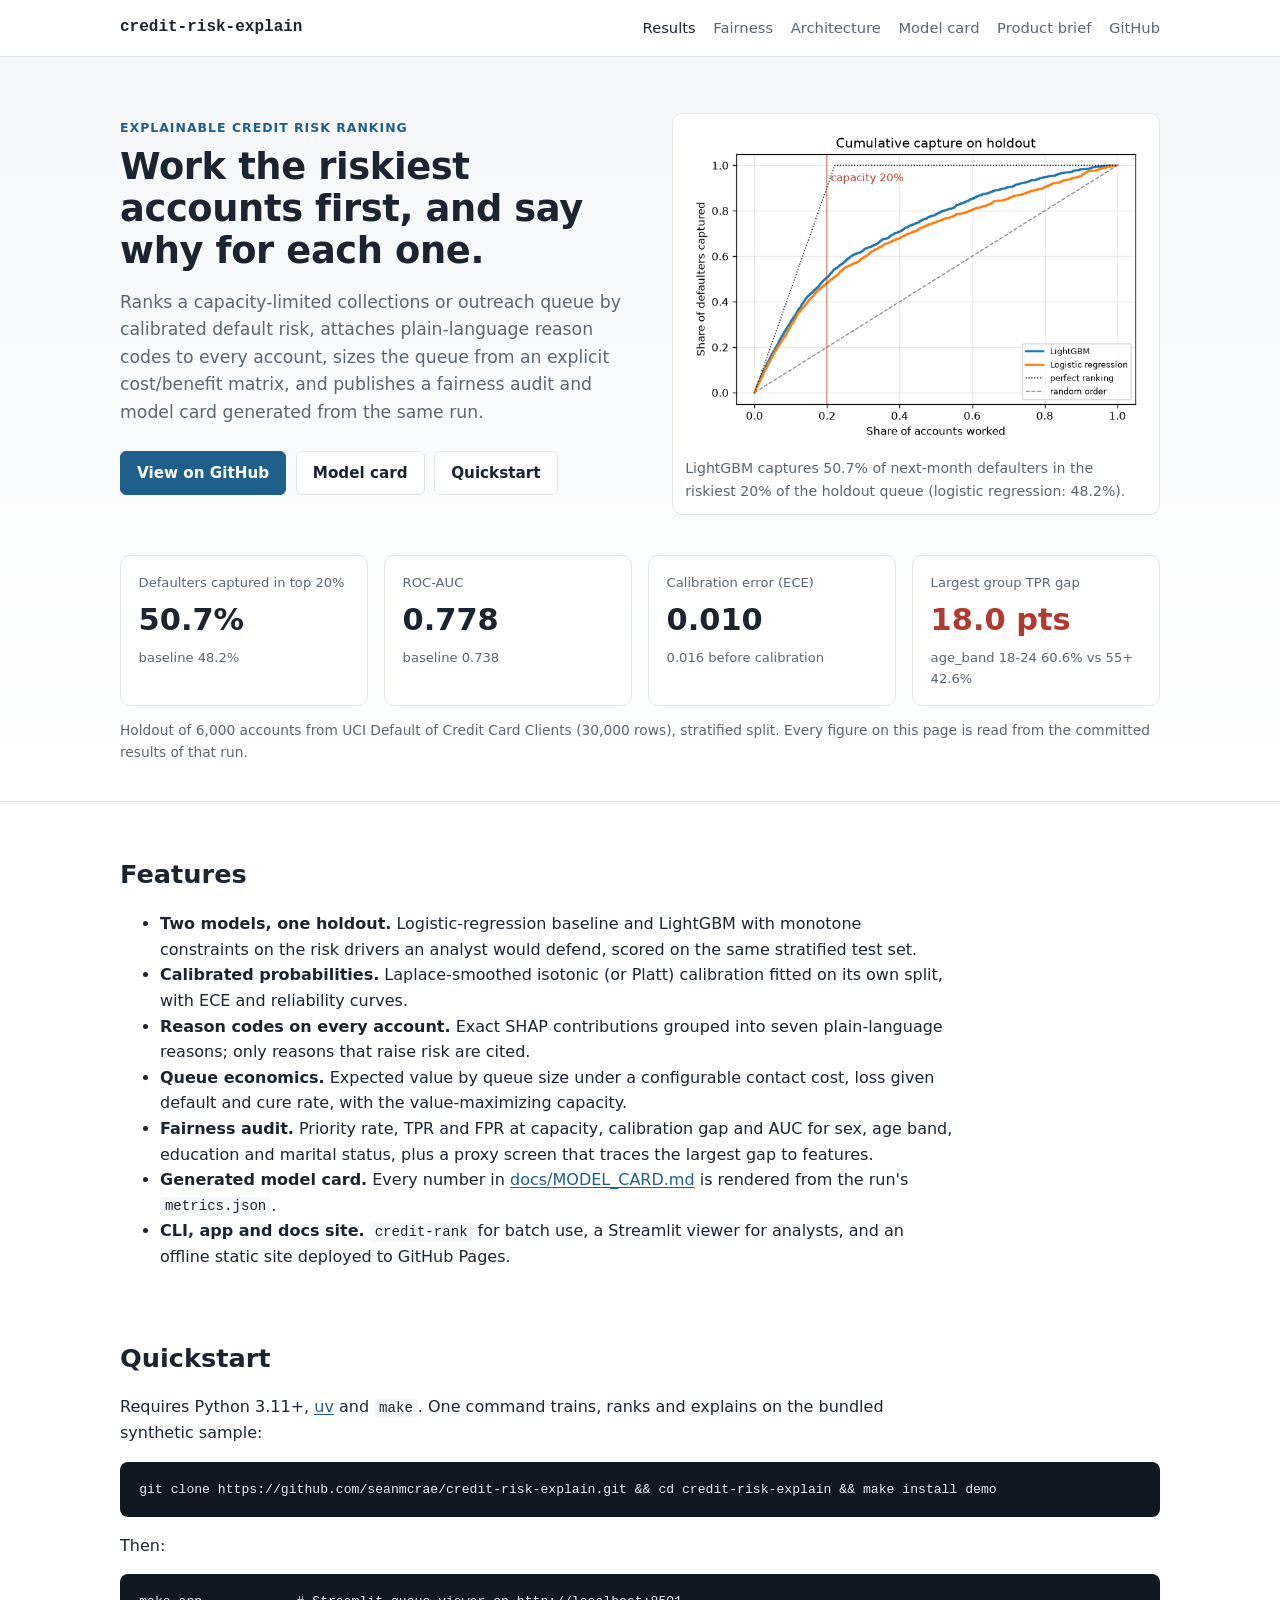
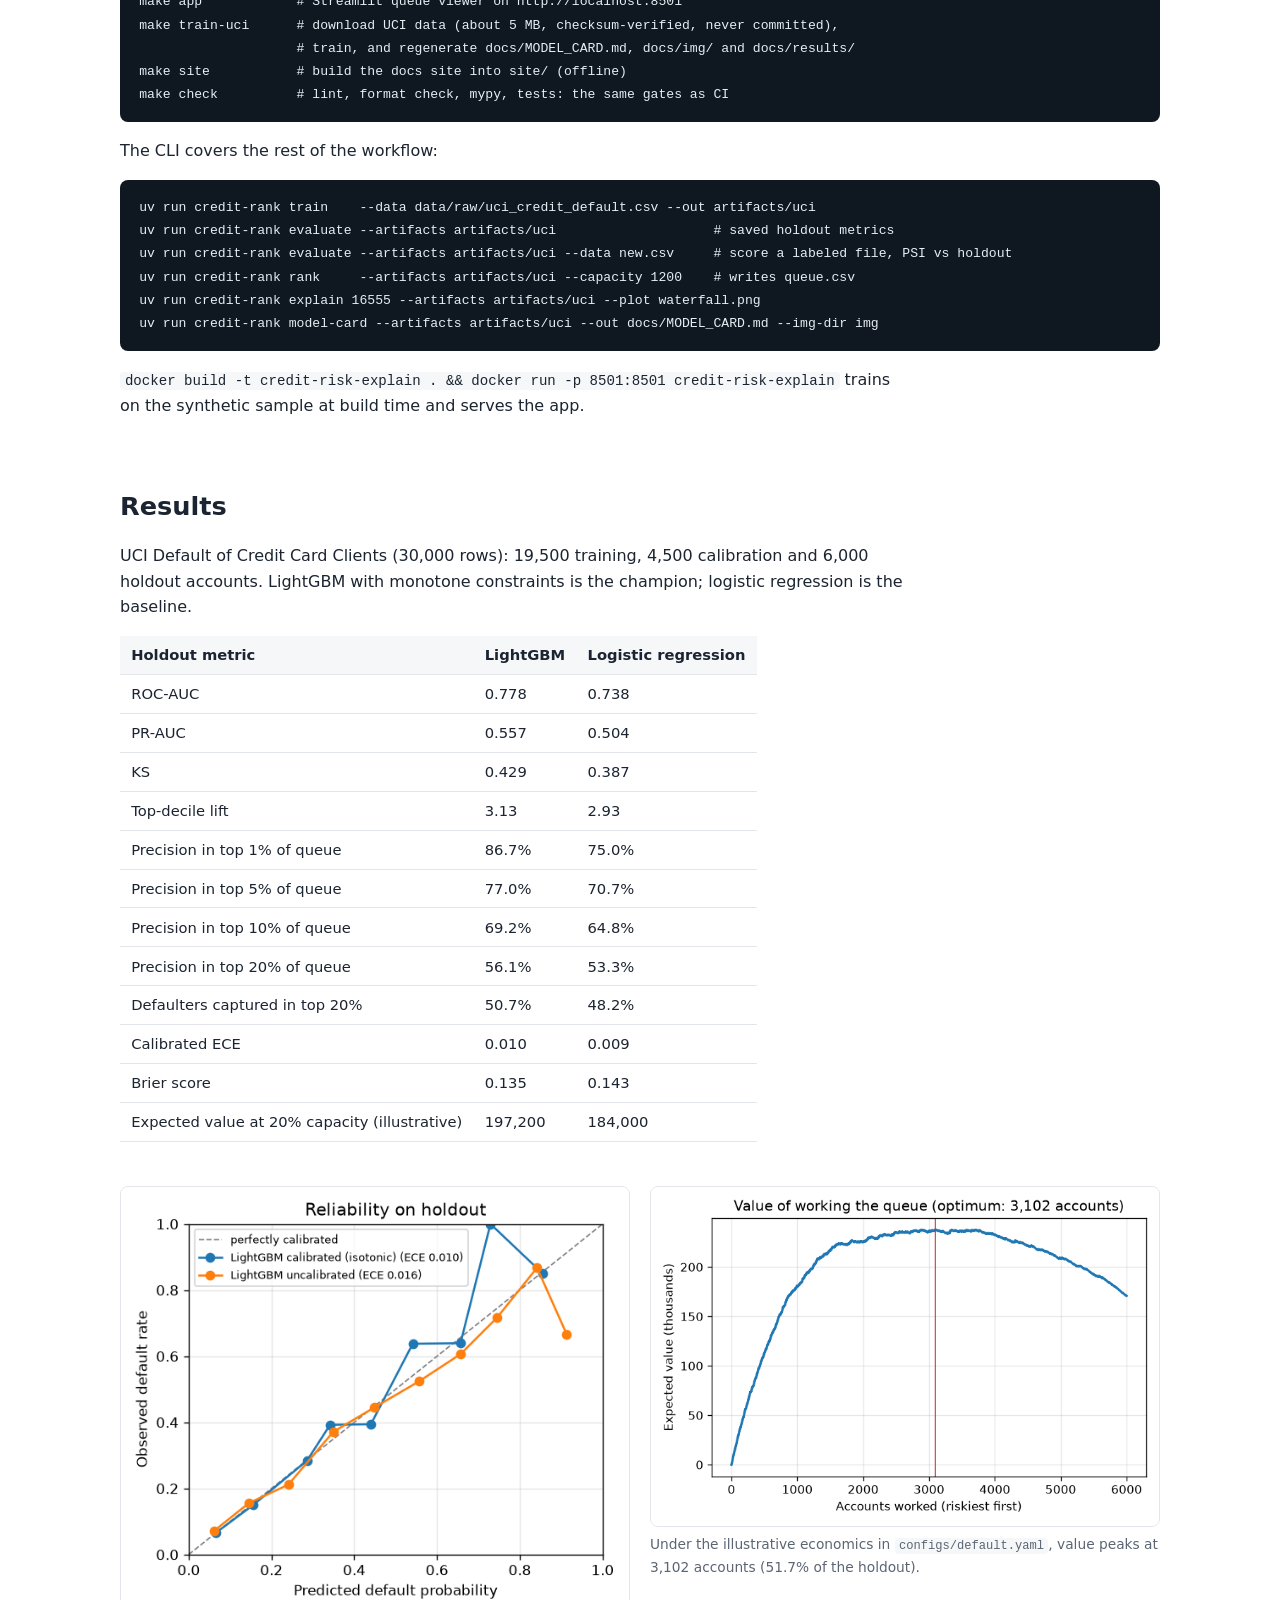
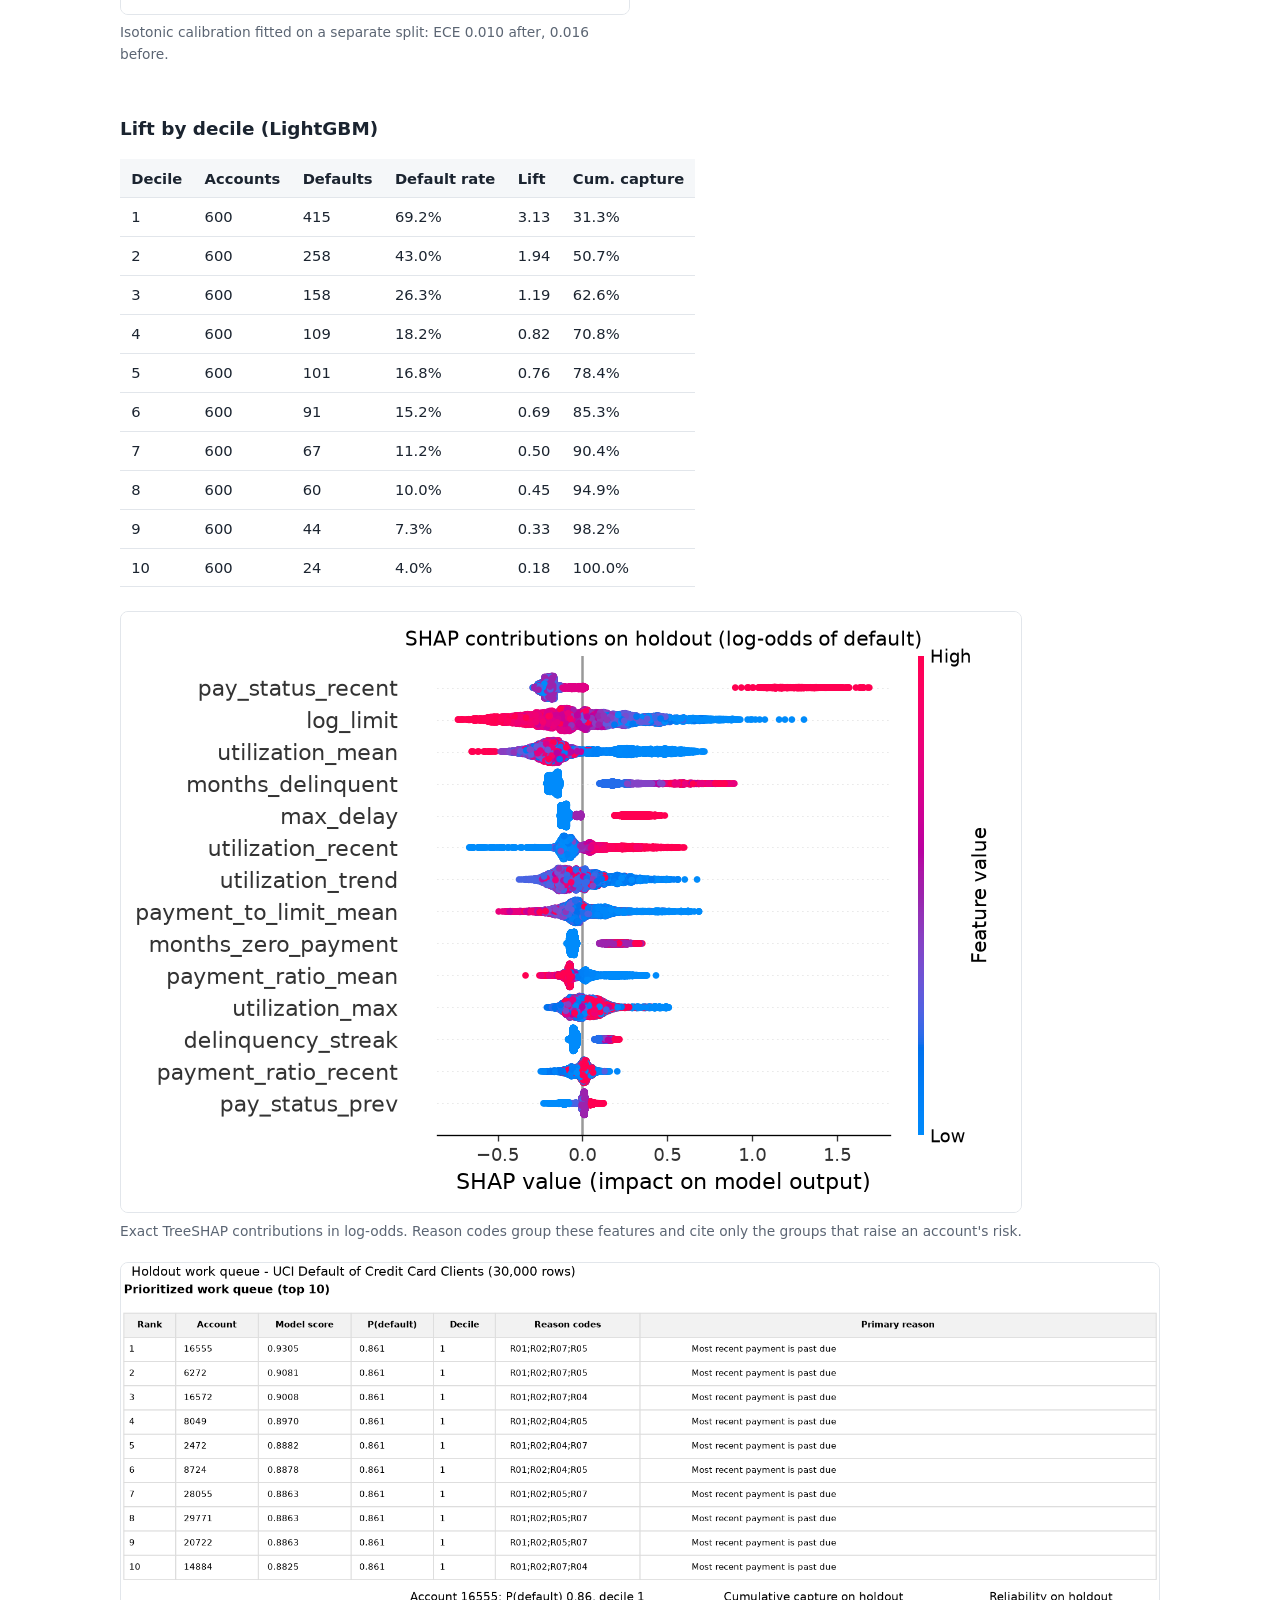
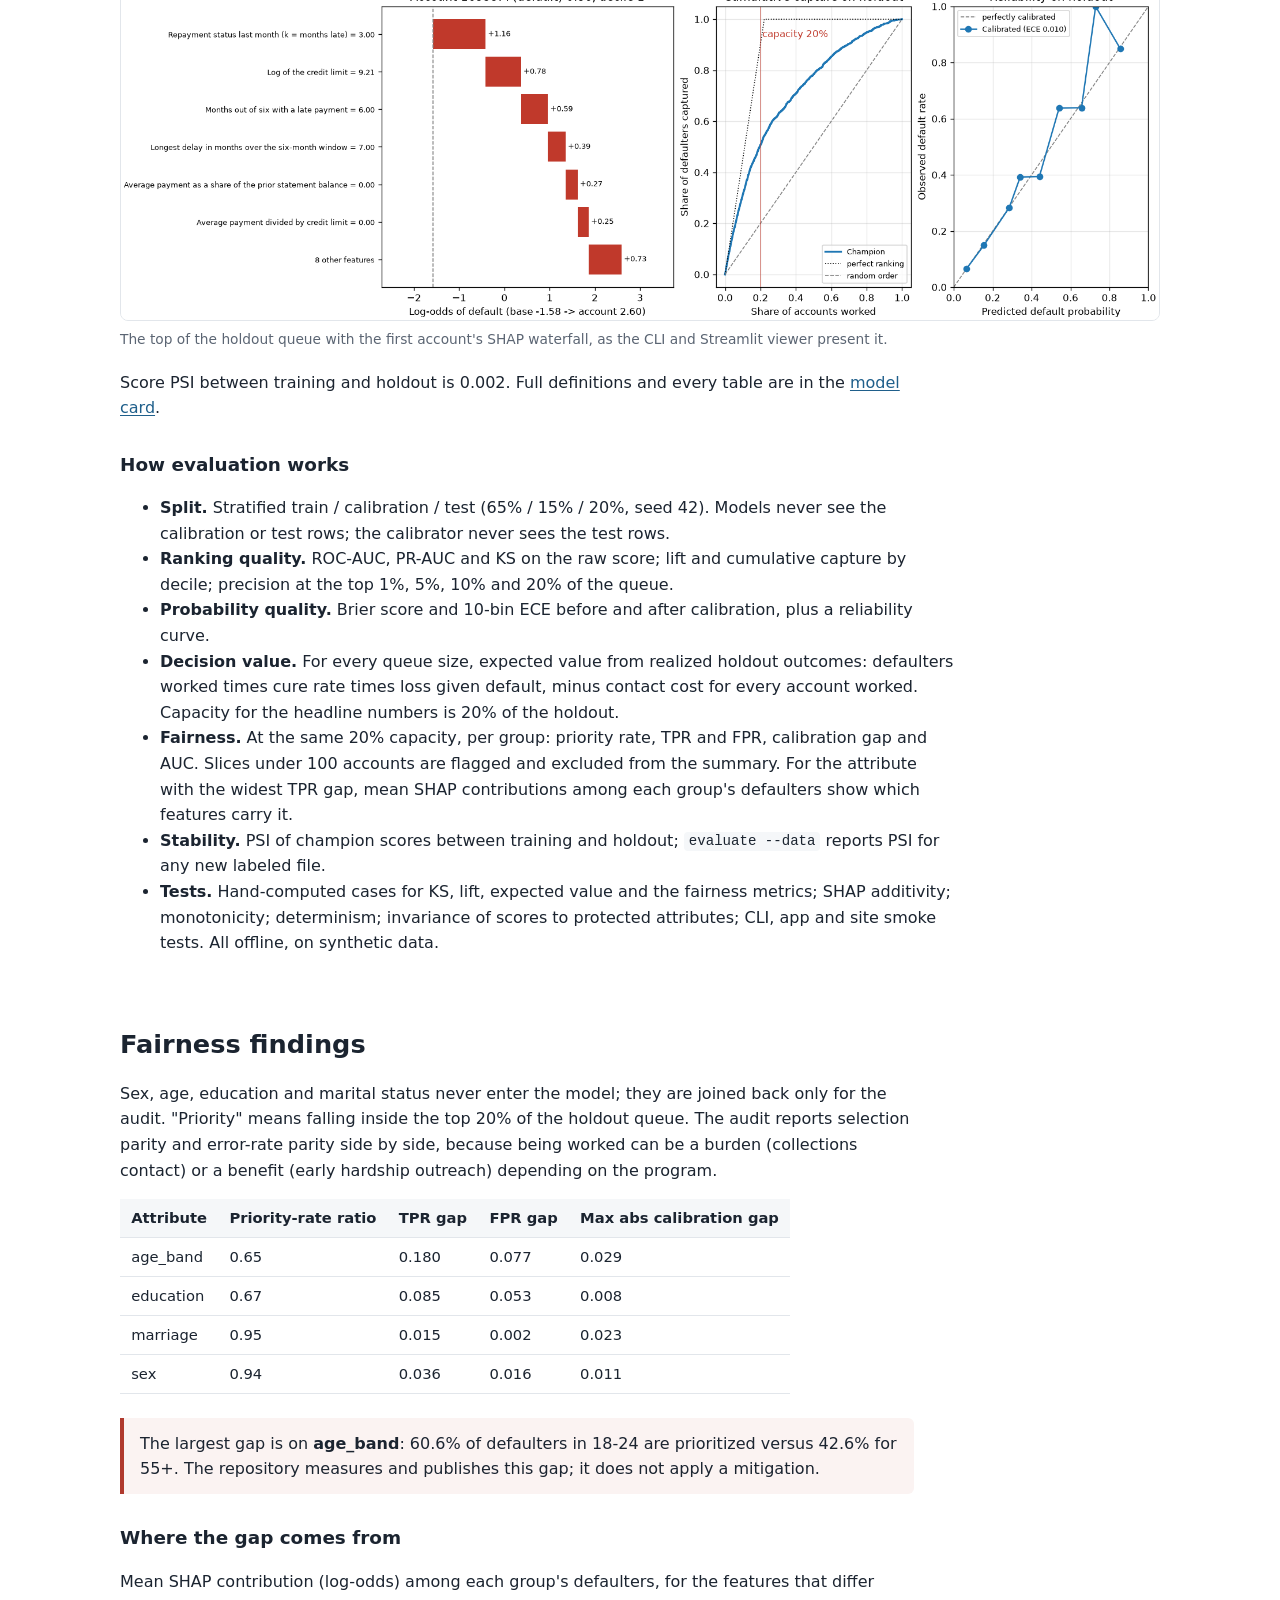
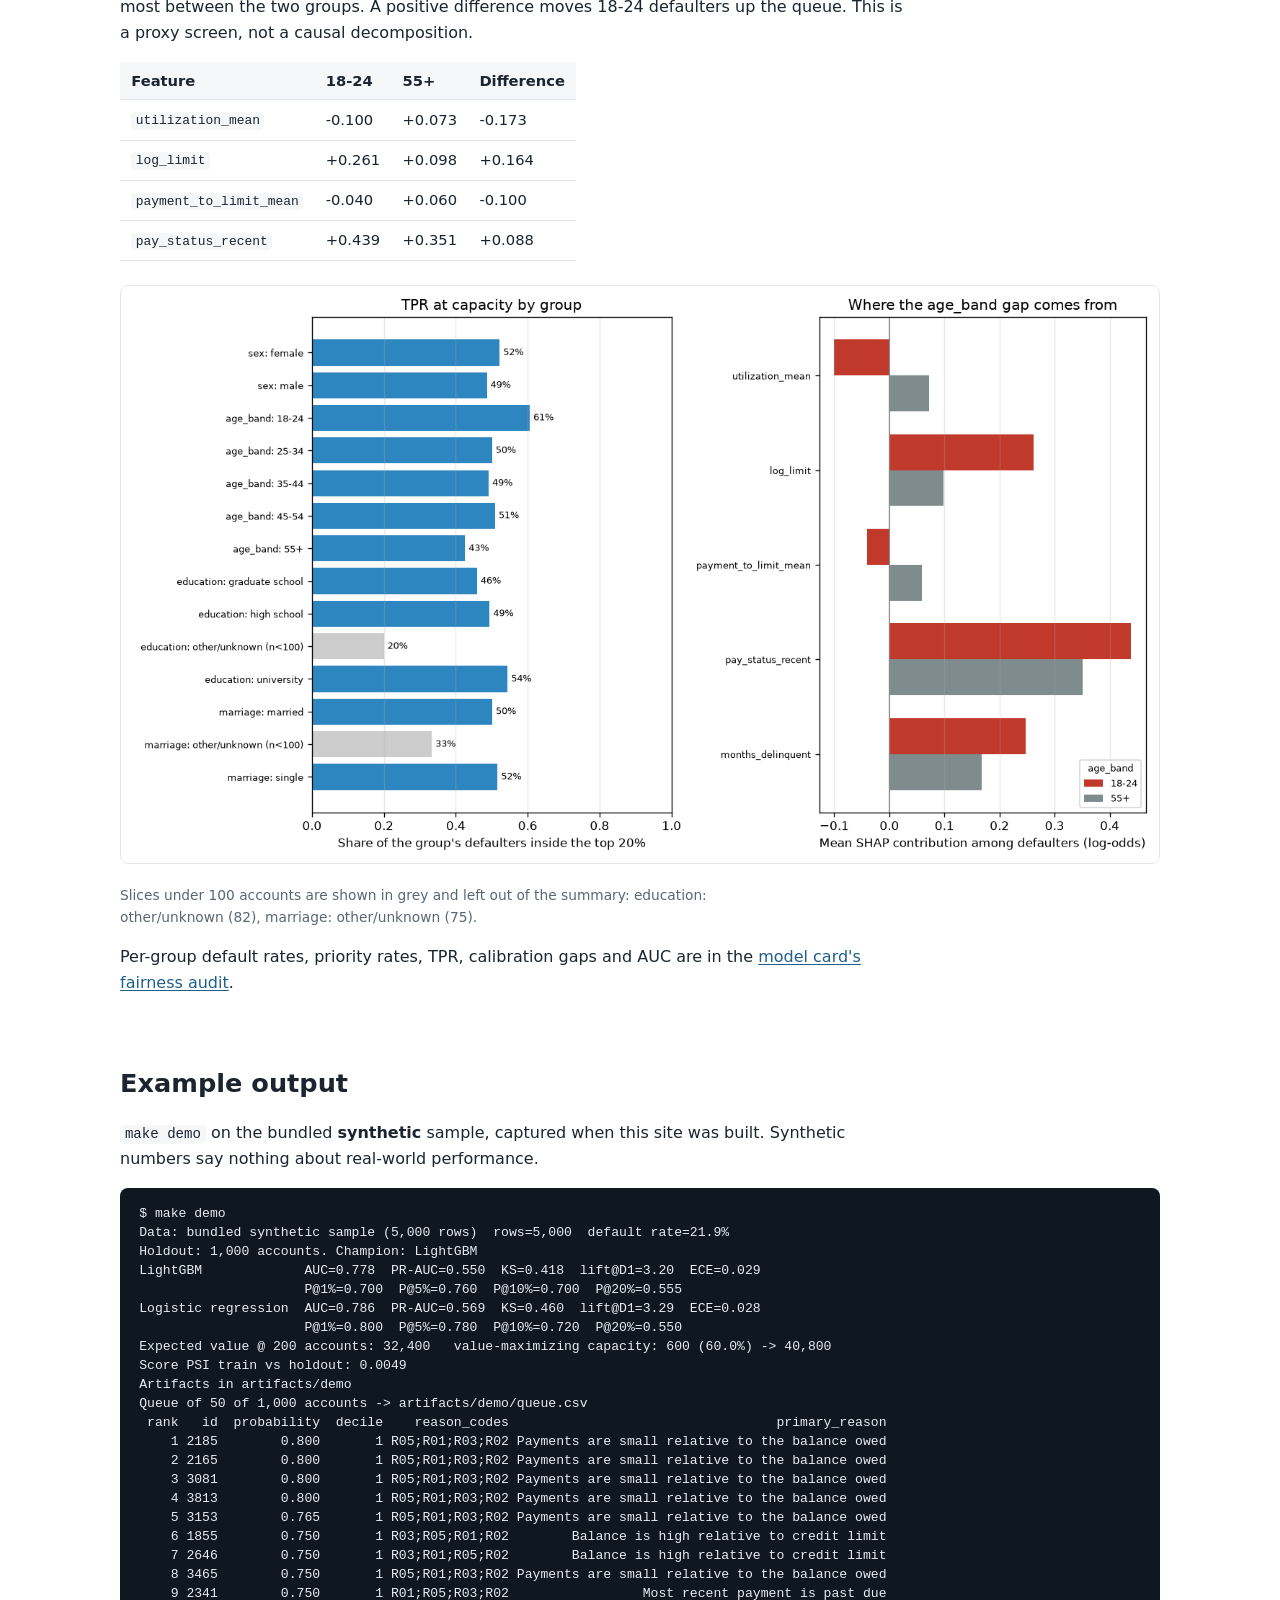
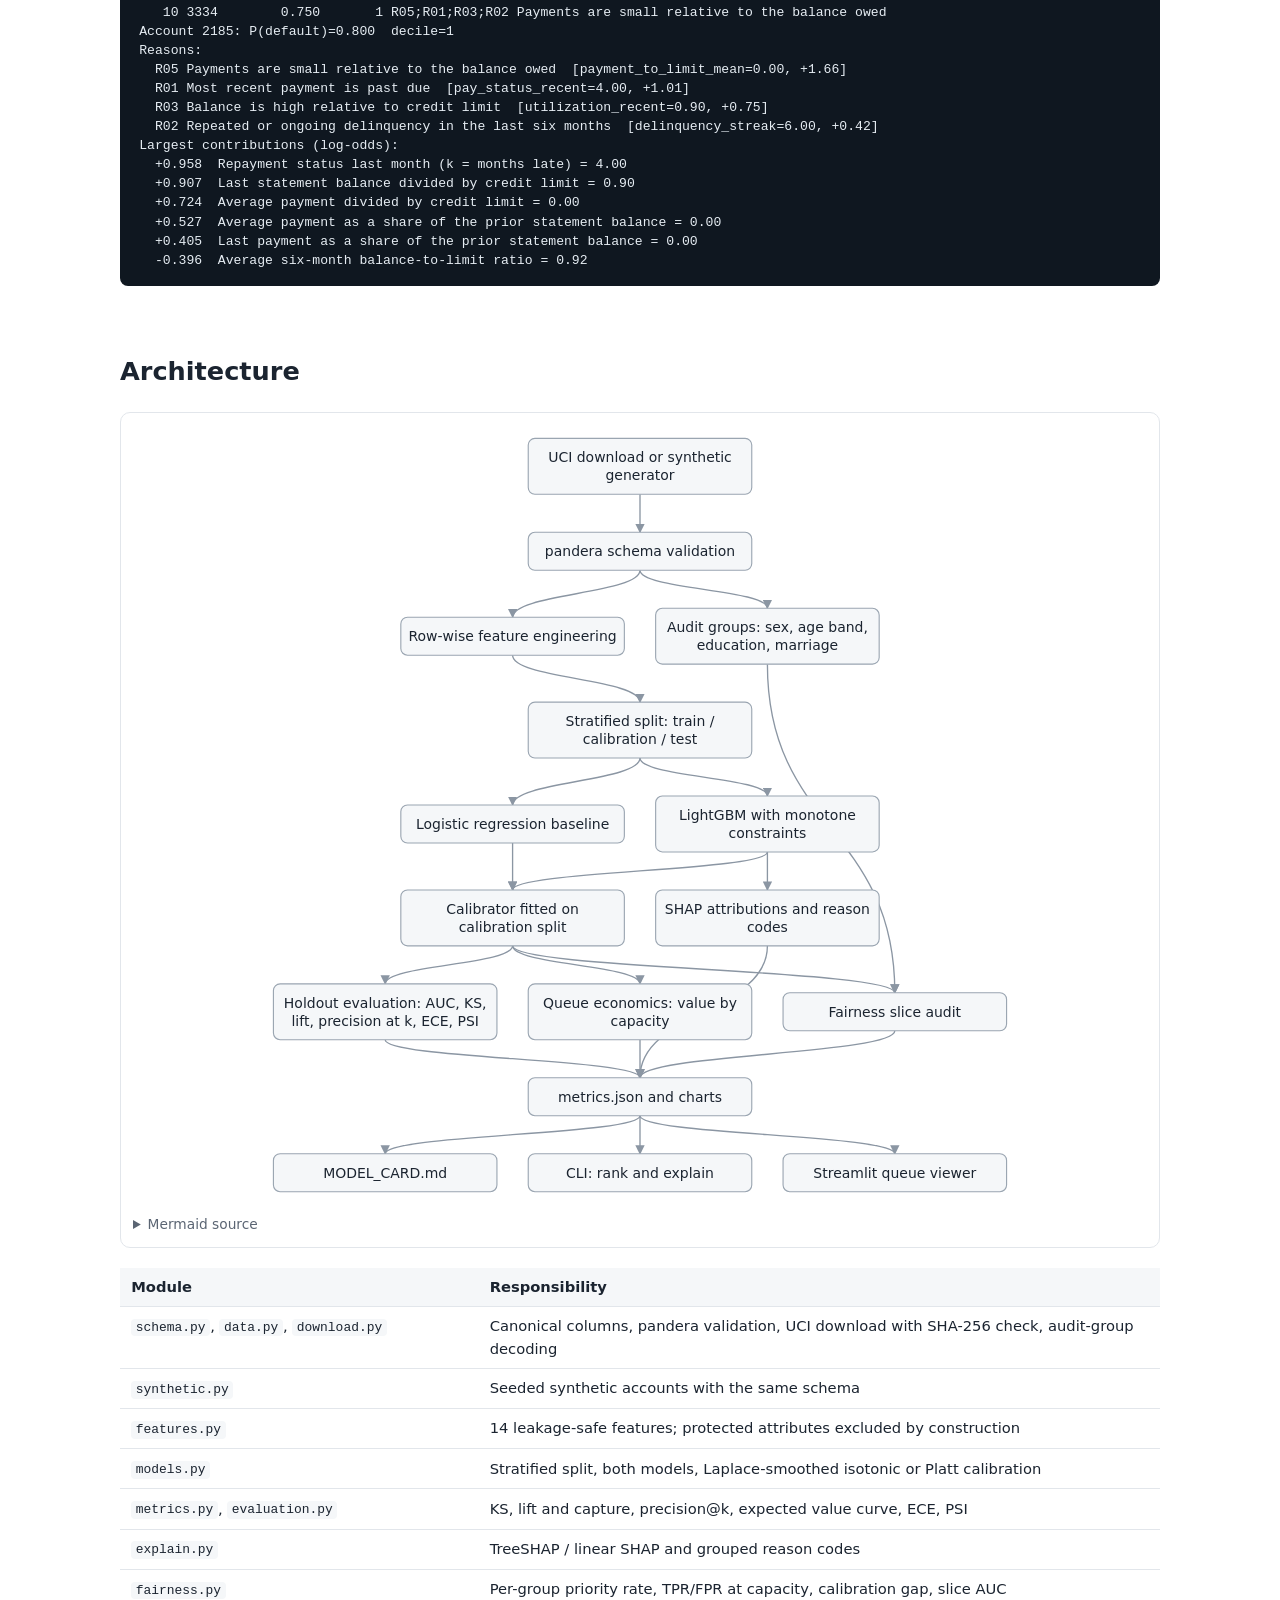
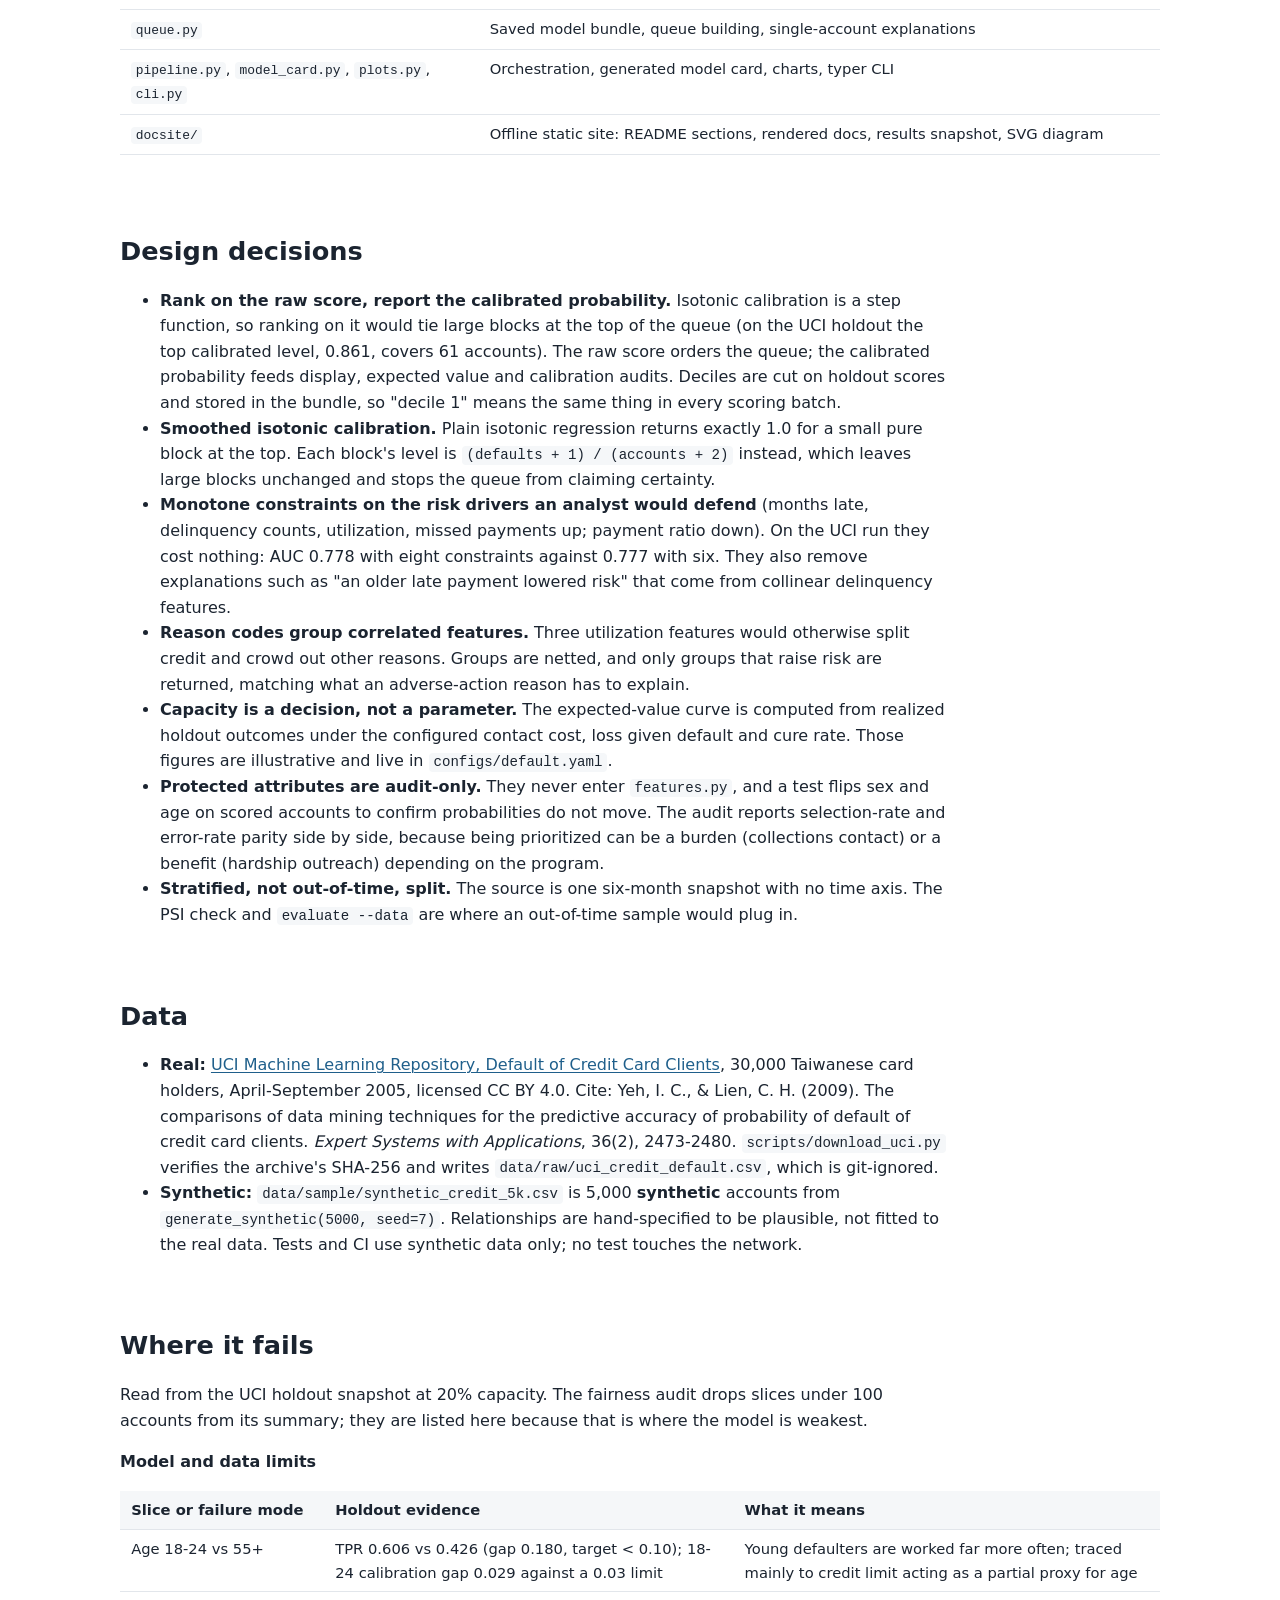
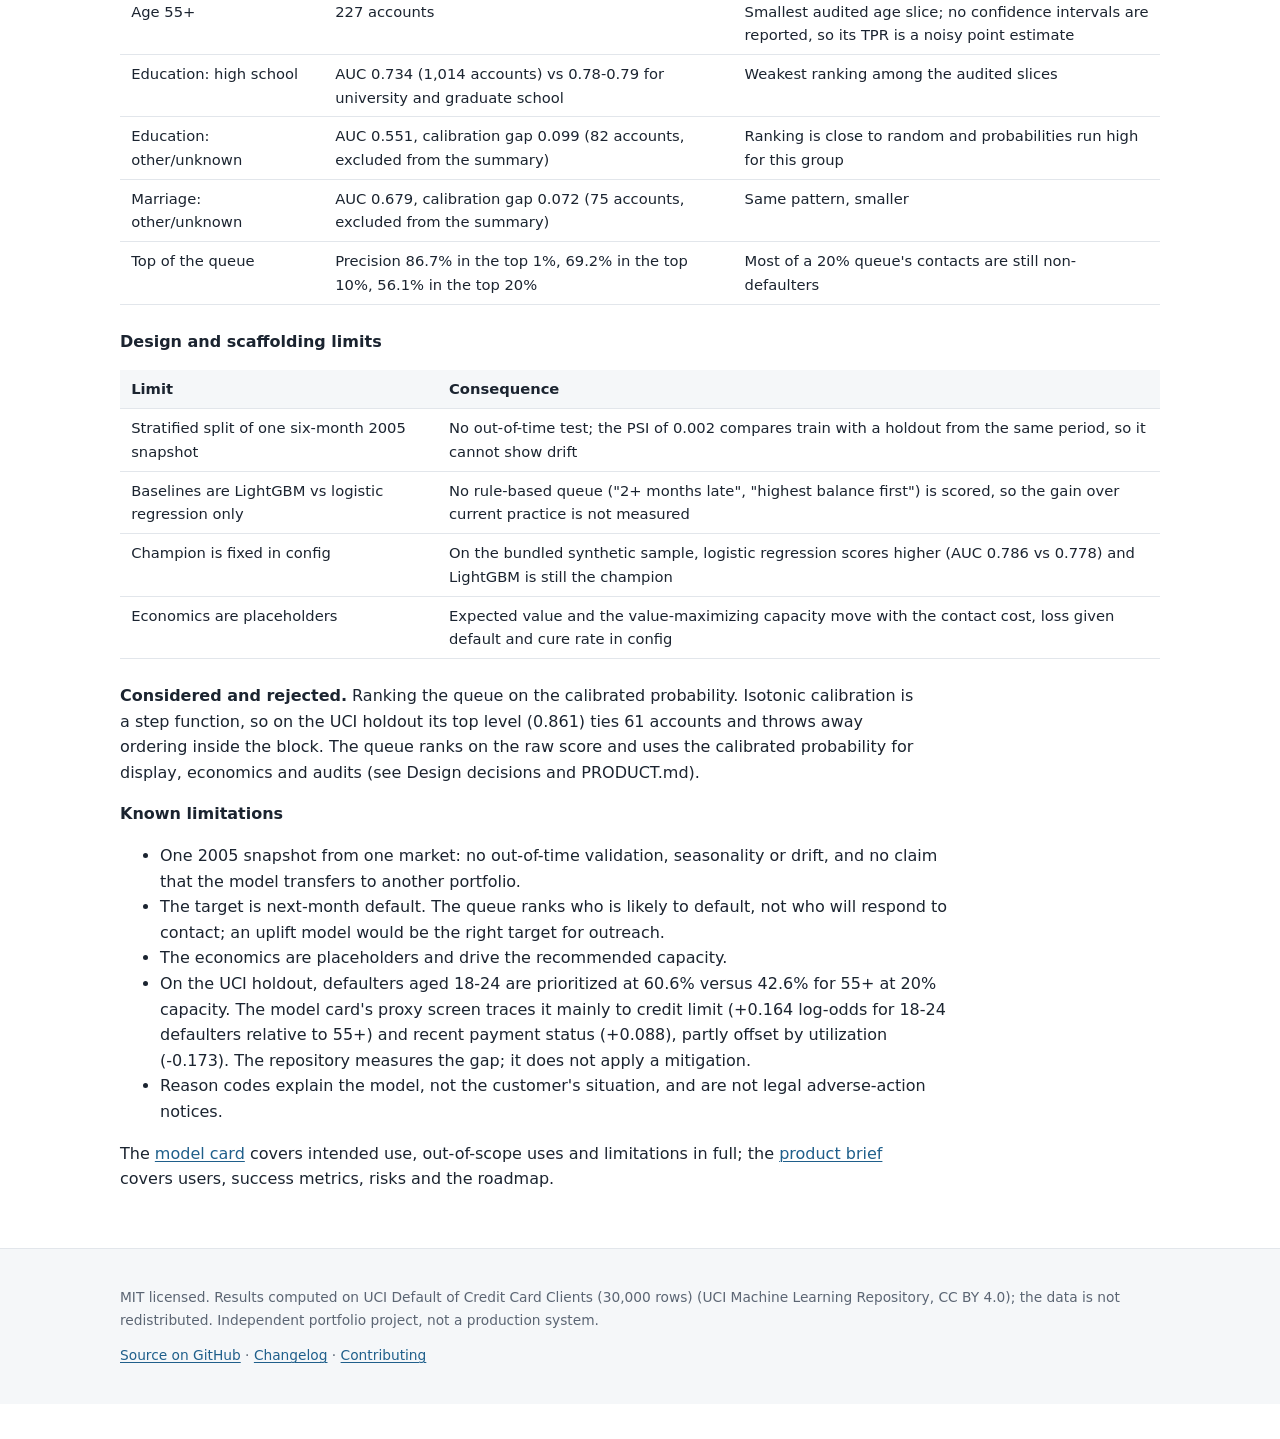
<file: index.html>
<!doctype html>
<html lang="en">
<head>
  <meta charset="utf-8">
  <meta name="viewport" content="width=device-width, initial-scale=1">
  <title>credit-risk-explain</title>
  <meta name="description" content="Calibrated, explainable default-risk ranking for a capacity-limited credit work queue, with reason codes, a fairness audit and a generated model card.">
  <link rel="stylesheet" href="style.css">
</head>
<body>
  <header class="topbar">
    <div class="wrap topbar-inner">
      <a class="brand" href="index.html">credit-risk-explain</a>
      <nav aria-label="Site">
        <a href="index.html#results" class="here">Results</a>
        <a href="index.html#fairness">Fairness</a>
        <a href="index.html#architecture">Architecture</a>
        <a href="model-card.html">Model card</a>
        <a href="product.html">Product brief</a>
        <a href="https://github.com/seanmcrae/credit-risk-explain">GitHub</a>
      </nav>
    </div>
  </header>
  <main>
    <section class="hero">
      <div class="wrap hero-grid">
        <div>
          <p class="eyebrow">Explainable credit risk ranking</p>
          <h1>Work the riskiest accounts first, and say why for each one.</h1>
          <p class="lede">Ranks a capacity-limited collections or outreach queue by calibrated default risk, attaches plain-language reason codes to every account, sizes the queue from an explicit cost/benefit matrix, and publishes a fairness audit and model card generated from the same run.</p>
          <p class="cta">
            <a class="button primary" href="https://github.com/seanmcrae/credit-risk-explain">View on GitHub</a>
            <a class="button" href="model-card.html">Model card</a>
            <a class="button" href="#quickstart">Quickstart</a>
          </p>
        </div>
        <figure class="hero-chart">
          <img src="img/lift_curve.png" alt="Cumulative capture of defaulters by share of accounts worked, LightGBM versus logistic regression">
          <figcaption>LightGBM captures 50.7% of next-month defaulters in the riskiest 20% of the holdout queue (logistic regression: 48.2%).</figcaption>
        </figure>
      </div>
      <div class="wrap">
        <dl class="tiles">
          <div class="tile"><dt>Defaulters captured in top 20%</dt><dd>50.7%</dd><p>baseline 48.2%</p></div>
          <div class="tile"><dt>ROC-AUC</dt><dd>0.778</dd><p>baseline 0.738</p></div>
          <div class="tile"><dt>Calibration error (ECE)</dt><dd>0.010</dd><p>0.016 before calibration</p></div>
          <div class="tile warn"><dt>Largest group TPR gap</dt><dd>18.0 pts</dd><p>age_band 18-24 60.6% vs 55+ 42.6%</p></div>
        </dl>
        <p class="note">Holdout of 6,000 accounts from UCI Default of Credit Card Clients (30,000 rows), stratified split. Every figure on this page is read from the committed results of that run.</p>
      </div>
    </section>

    <section class="wrap prose" id="features">
      <h2>Features</h2>
<ul>
<li><strong>Two models, one holdout.</strong> Logistic-regression baseline and LightGBM with monotone
constraints on the risk drivers an analyst would defend, scored on the same stratified test set.</li>
<li><strong>Calibrated probabilities.</strong> Laplace-smoothed isotonic (or Platt) calibration fitted on its own
split, with ECE and reliability curves.</li>
<li><strong>Reason codes on every account.</strong> Exact SHAP contributions grouped into seven plain-language
reasons; only reasons that raise risk are cited.</li>
<li><strong>Queue economics.</strong> Expected value by queue size under a configurable contact cost, loss given
default and cure rate, with the value-maximizing capacity.</li>
<li><strong>Fairness audit.</strong> Priority rate, TPR and FPR at capacity, calibration gap and AUC for sex, age
band, education and marital status, plus a proxy screen that traces the largest gap to features.</li>
<li><strong>Generated model card.</strong> Every number in <a href="model-card.html">docs/MODEL_CARD.md</a> is rendered
from the run's <code>metrics.json</code>.</li>
<li><strong>CLI, app and docs site.</strong> <code>credit-rank</code> for batch use, a Streamlit viewer for analysts, and an
offline static site deployed to GitHub Pages.</li>
</ul>

    </section>

    <section class="wrap prose" id="quickstart">
      <h2>Quickstart</h2>
<p>Requires Python 3.11+, <a href="https://docs.astral.sh/uv/">uv</a> and <code>make</code>. One command trains, ranks
and explains on the bundled synthetic sample:</p>
<pre><code class="language-bash">git clone https://github.com/seanmcrae/credit-risk-explain.git &amp;&amp; cd credit-risk-explain &amp;&amp; make install demo
</code></pre>
<p>Then:</p>
<pre><code class="language-bash">make app            # Streamlit queue viewer on http://localhost:8501
make train-uci      # download UCI data (about 5 MB, checksum-verified, never committed),
                    # train, and regenerate docs/MODEL_CARD.md, docs/img/ and docs/results/
make site           # build the docs site into site/ (offline)
make check          # lint, format check, mypy, tests: the same gates as CI
</code></pre>
<p>The CLI covers the rest of the workflow:</p>
<pre><code class="language-bash">uv run credit-rank train    --data data/raw/uci_credit_default.csv --out artifacts/uci
uv run credit-rank evaluate --artifacts artifacts/uci                    # saved holdout metrics
uv run credit-rank evaluate --artifacts artifacts/uci --data new.csv     # score a labeled file, PSI vs holdout
uv run credit-rank rank     --artifacts artifacts/uci --capacity 1200    # writes queue.csv
uv run credit-rank explain 16555 --artifacts artifacts/uci --plot waterfall.png
uv run credit-rank model-card --artifacts artifacts/uci --out docs/MODEL_CARD.md --img-dir img
</code></pre>
<p><code>docker build -t credit-risk-explain . &amp;&amp; docker run -p 8501:8501 credit-risk-explain</code> trains on
the synthetic sample at build time and serves the app.</p>

    </section>

    <section class="wrap prose" id="results">
      <h2>Results</h2>
      <p>UCI Default of Credit Card Clients (30,000 rows): 19,500 training, 4,500 calibration and 6,000 holdout accounts. LightGBM with monotone constraints is the champion; logistic regression is the baseline.</p>
      <table>
        <thead><tr><th>Holdout metric</th><th>LightGBM</th><th>Logistic regression</th></tr></thead>
        <tbody>
          <tr><td>ROC-AUC</td><td>0.778</td><td>0.738</td></tr>
          <tr><td>PR-AUC</td><td>0.557</td><td>0.504</td></tr>
          <tr><td>KS</td><td>0.429</td><td>0.387</td></tr>
          <tr><td>Top-decile lift</td><td>3.13</td><td>2.93</td></tr>
          <tr><td>Precision in top 1% of queue</td><td>86.7%</td><td>75.0%</td></tr>
          <tr><td>Precision in top 5% of queue</td><td>77.0%</td><td>70.7%</td></tr>
          <tr><td>Precision in top 10% of queue</td><td>69.2%</td><td>64.8%</td></tr>
          <tr><td>Precision in top 20% of queue</td><td>56.1%</td><td>53.3%</td></tr>
          <tr><td>Defaulters captured in top 20%</td><td>50.7%</td><td>48.2%</td></tr>
          <tr><td>Calibrated ECE</td><td>0.010</td><td>0.009</td></tr>
          <tr><td>Brier score</td><td>0.135</td><td>0.143</td></tr>
          <tr><td>Expected value at 20% capacity (illustrative)</td><td>197,200</td><td>184,000</td></tr>
        </tbody>
      </table>
      <div class="grid2">
        <figure><img src="img/reliability_curve.png" alt="Reliability curve"><figcaption>Isotonic calibration fitted on a separate split: ECE 0.010 after, 0.016 before.</figcaption></figure>
        <figure><img src="img/expected_value.png" alt="Expected value by queue size"><figcaption>Under the illustrative economics in <code>configs/default.yaml</code>, value peaks at 3,102 accounts (51.7% of the holdout).</figcaption></figure>
      </div>
      <h3 id="lift-by-decile">Lift by decile (LightGBM)</h3>
      <table>
        <thead><tr><th>Decile</th><th>Accounts</th><th>Defaults</th><th>Default rate</th><th>Lift</th><th>Cum. capture</th></tr></thead>
        <tbody>
          <tr><td>1</td><td>600</td><td>415</td><td>69.2%</td><td>3.13</td><td>31.3%</td></tr>
          <tr><td>2</td><td>600</td><td>258</td><td>43.0%</td><td>1.94</td><td>50.7%</td></tr>
          <tr><td>3</td><td>600</td><td>158</td><td>26.3%</td><td>1.19</td><td>62.6%</td></tr>
          <tr><td>4</td><td>600</td><td>109</td><td>18.2%</td><td>0.82</td><td>70.8%</td></tr>
          <tr><td>5</td><td>600</td><td>101</td><td>16.8%</td><td>0.76</td><td>78.4%</td></tr>
          <tr><td>6</td><td>600</td><td>91</td><td>15.2%</td><td>0.69</td><td>85.3%</td></tr>
          <tr><td>7</td><td>600</td><td>67</td><td>11.2%</td><td>0.50</td><td>90.4%</td></tr>
          <tr><td>8</td><td>600</td><td>60</td><td>10.0%</td><td>0.45</td><td>94.9%</td></tr>
          <tr><td>9</td><td>600</td><td>44</td><td>7.3%</td><td>0.33</td><td>98.2%</td></tr>
          <tr><td>10</td><td>600</td><td>24</td><td>4.0%</td><td>0.18</td><td>100.0%</td></tr>
        </tbody>
      </table>
      <figure class="wide"><img src="img/shap_summary.png" alt="SHAP summary of feature contributions on the holdout"><figcaption>Exact TreeSHAP contributions in log-odds. Reason codes group these features and cite only the groups that raise an account's risk.</figcaption></figure>
      <figure class="wide"><img src="img/queue_dashboard.png" alt="Static queue dashboard: top of the queue, one account's waterfall, capture and reliability"><figcaption>The top of the holdout queue with the first account's SHAP waterfall, as the CLI and Streamlit viewer present it.</figcaption></figure>
      <p>Score PSI between training and holdout is 0.002. Full definitions and every table are in the <a href="model-card.html">model card</a>.</p>
      <h3 id="how-evaluation-works">How evaluation works</h3>
<ul>
<li><strong>Split.</strong> Stratified train / calibration / test (65% / 15% / 20%, seed 42). Models never see
the calibration or test rows; the calibrator never sees the test rows.</li>
<li><strong>Ranking quality.</strong> ROC-AUC, PR-AUC and KS on the raw score; lift and cumulative capture by
decile; precision at the top 1%, 5%, 10% and 20% of the queue.</li>
<li><strong>Probability quality.</strong> Brier score and 10-bin ECE before and after calibration, plus a
reliability curve.</li>
<li><strong>Decision value.</strong> For every queue size, expected value from realized holdout outcomes:
defaulters worked times cure rate times loss given default, minus contact cost for every account
worked. Capacity for the headline numbers is 20% of the holdout.</li>
<li><strong>Fairness.</strong> At the same 20% capacity, per group: priority rate, TPR and FPR, calibration gap
and AUC. Slices under 100 accounts are flagged and excluded from the summary. For the attribute
with the widest TPR gap, mean SHAP contributions among each group's defaulters show which
features carry it.</li>
<li><strong>Stability.</strong> PSI of champion scores between training and holdout; <code>evaluate --data</code> reports
PSI for any new labeled file.</li>
<li><strong>Tests.</strong> Hand-computed cases for KS, lift, expected value and the fairness metrics; SHAP
additivity; monotonicity; determinism; invariance of scores to protected attributes; CLI, app
and site smoke tests. All offline, on synthetic data.</li>
</ul>

    </section>

    <section class="wrap prose" id="fairness">
      <h2>Fairness findings</h2>
      <p>Sex, age, education and marital status never enter the model; they are joined back only for the audit. "Priority" means falling inside the top 20% of the holdout queue. The audit reports selection parity and error-rate parity side by side, because being worked can be a burden (collections contact) or a benefit (early hardship outreach) depending on the program.</p>
      <table>
        <thead><tr><th>Attribute</th><th>Priority-rate ratio</th><th>TPR gap</th><th>FPR gap</th><th>Max abs calibration gap</th></tr></thead>
        <tbody>
          <tr><td>age_band</td><td>0.65</td><td>0.180</td><td>0.077</td><td>0.029</td></tr>
          <tr><td>education</td><td>0.67</td><td>0.085</td><td>0.053</td><td>0.008</td></tr>
          <tr><td>marriage</td><td>0.95</td><td>0.015</td><td>0.002</td><td>0.023</td></tr>
          <tr><td>sex</td><td>0.94</td><td>0.036</td><td>0.016</td><td>0.011</td></tr>
        </tbody>
      </table>
      <p class="callout">The largest gap is on <strong>age_band</strong>: 60.6% of defaulters in 18-24 are prioritized versus 42.6% for 55+. The repository measures and publishes this gap; it does not apply a mitigation.</p>
      <h3 id="where-the-gap-comes-from">Where the gap comes from</h3>
      <p>Mean SHAP contribution (log-odds) among each group's defaulters, for the features that differ most between the two groups. A positive difference moves 18-24 defaulters up the queue. This is a proxy screen, not a causal decomposition.</p>
      <table>
        <thead><tr><th>Feature</th><th>18-24</th><th>55+</th><th>Difference</th></tr></thead>
        <tbody>
          <tr><td><code>utilization_mean</code></td><td>-0.100</td><td>+0.073</td><td>-0.173</td></tr>
          <tr><td><code>log_limit</code></td><td>+0.261</td><td>+0.098</td><td>+0.164</td></tr>
          <tr><td><code>payment_to_limit_mean</code></td><td>-0.040</td><td>+0.060</td><td>-0.100</td></tr>
          <tr><td><code>pay_status_recent</code></td><td>+0.439</td><td>+0.351</td><td>+0.088</td></tr>
        </tbody>
      </table>
      <figure class="wide"><img src="img/fairness.png" alt="TPR at capacity by group, and feature contributions behind the largest gap"></figure>
      <p class="note">Slices under 100 accounts are shown in grey and left out of the summary: education: other/unknown (82), marriage: other/unknown (75).</p>
      <p>Per-group default rates, priority rates, TPR, calibration gaps and AUC are in the <a href="model-card.html#fairness-audit">model card's fairness audit</a>.</p>
    </section>

    <section class="wrap prose" id="example-output">
      <h2>Example output</h2>
      <p><code>make demo</code> on the bundled <strong>synthetic</strong> sample, captured when this site was built. Synthetic numbers say nothing about real-world performance.</p>
      <pre class="terminal"><code>$ make demo
Data: bundled synthetic sample (5,000 rows)  rows=5,000  default rate=21.9%
Holdout: 1,000 accounts. Champion: LightGBM
LightGBM             AUC=0.778  PR-AUC=0.550  KS=0.418  lift@D1=3.20  ECE=0.029
                     P@1%=0.700  P@5%=0.760  P@10%=0.700  P@20%=0.555
Logistic regression  AUC=0.786  PR-AUC=0.569  KS=0.460  lift@D1=3.29  ECE=0.028
                     P@1%=0.800  P@5%=0.780  P@10%=0.720  P@20%=0.550
Expected value @ 200 accounts: 32,400   value-maximizing capacity: 600 (60.0%) -&gt; 40,800
Score PSI train vs holdout: 0.0049
Artifacts in artifacts/demo
Queue of 50 of 1,000 accounts -&gt; artifacts/demo/queue.csv
 rank   id  probability  decile    reason_codes                                  primary_reason
    1 2185        0.800       1 R05;R01;R03;R02 Payments are small relative to the balance owed
    2 2165        0.800       1 R05;R01;R03;R02 Payments are small relative to the balance owed
    3 3081        0.800       1 R05;R01;R03;R02 Payments are small relative to the balance owed
    4 3813        0.800       1 R05;R01;R03;R02 Payments are small relative to the balance owed
    5 3153        0.765       1 R05;R01;R03;R02 Payments are small relative to the balance owed
    6 1855        0.750       1 R03;R05;R01;R02        Balance is high relative to credit limit
    7 2646        0.750       1 R03;R01;R05;R02        Balance is high relative to credit limit
    8 3465        0.750       1 R05;R01;R03;R02 Payments are small relative to the balance owed
    9 2341        0.750       1 R01;R05;R03;R02                 Most recent payment is past due
   10 3334        0.750       1 R05;R01;R03;R02 Payments are small relative to the balance owed
Account 2185: P(default)=0.800  decile=1
Reasons:
  R05 Payments are small relative to the balance owed  [payment_to_limit_mean=0.00, +1.66]
  R01 Most recent payment is past due  [pay_status_recent=4.00, +1.01]
  R03 Balance is high relative to credit limit  [utilization_recent=0.90, +0.75]
  R02 Repeated or ongoing delinquency in the last six months  [delinquency_streak=6.00, +0.42]
Largest contributions (log-odds):
  +0.958  Repayment status last month (k = months late) = 4.00
  +0.907  Last statement balance divided by credit limit = 0.90
  +0.724  Average payment divided by credit limit = 0.00
  +0.527  Average payment as a share of the prior statement balance = 0.00
  +0.405  Last payment as a share of the prior statement balance = 0.00
  -0.396  Average six-month balance-to-limit ratio = 0.92</code></pre>
    </section>

    <section class="wrap prose" id="architecture">
      <h2>Architecture</h2>
<figure class="diagram"><svg xmlns="http://www.w3.org/2000/svg" viewBox="0 0 680 698" class="flowchart" role="img" aria-label="Pipeline architecture">
<title>Pipeline architecture</title>
<defs><marker id="arrow" viewBox="0 0 10 10" refX="9" refY="5" markerWidth="7" markerHeight="7" orient="auto-start-reverse"><path d="M0,0 L10,5 L0,10 z" class="fc-arrow"/></marker></defs>
<path class="fc-edge" d="M340.0,62.0 C340.0,79.0 340.0,79.0 340.0,96.0" marker-end="url(#arrow)"/>
<path class="fc-edge" d="M340.0,130.0 C340.0,151.0 226.0,151.0 226.0,172.0" marker-end="url(#arrow)"/>
<path class="fc-edge" d="M340.0,130.0 C340.0,147.0 454.0,147.0 454.0,164.0" marker-end="url(#arrow)"/>
<path class="fc-edge" d="M226.0,206.0 C226.0,227.0 340.0,227.0 340.0,248.0" marker-end="url(#arrow)"/>
<path class="fc-edge" d="M340.0,298.0 C340.0,319.0 226.0,319.0 226.0,340.0" marker-end="url(#arrow)"/>
<path class="fc-edge" d="M340.0,298.0 C340.0,315.0 454.0,315.0 454.0,332.0" marker-end="url(#arrow)"/>
<path class="fc-edge" d="M226.0,374.0 C226.0,395.0 226.0,395.0 226.0,416.0" marker-end="url(#arrow)"/>
<path class="fc-edge" d="M454.0,382.0 C454.0,399.0 226.0,399.0 226.0,416.0" marker-end="url(#arrow)"/>
<path class="fc-edge" d="M226.0,466.0 C226.0,483.0 112.0,483.0 112.0,500.0" marker-end="url(#arrow)"/>
<path class="fc-edge" d="M226.0,466.0 C226.0,483.0 340.0,483.0 340.0,500.0" marker-end="url(#arrow)"/>
<path class="fc-edge" d="M454.0,382.0 C454.0,399.0 454.0,399.0 454.0,416.0" marker-end="url(#arrow)"/>
<path class="fc-edge" d="M454.0,214.0 C454.0,361.0 568.0,361.0 568.0,508.0" marker-end="url(#arrow)"/>
<path class="fc-edge" d="M226.0,466.0 C226.0,487.0 568.0,487.0 568.0,508.0" marker-end="url(#arrow)"/>
<path class="fc-edge" d="M112.0,550.0 C112.0,567.0 340.0,567.0 340.0,584.0" marker-end="url(#arrow)"/>
<path class="fc-edge" d="M340.0,550.0 C340.0,567.0 340.0,567.0 340.0,584.0" marker-end="url(#arrow)"/>
<path class="fc-edge" d="M454.0,466.0 C454.0,525.0 340.0,525.0 340.0,584.0" marker-end="url(#arrow)"/>
<path class="fc-edge" d="M568.0,542.0 C568.0,563.0 340.0,563.0 340.0,584.0" marker-end="url(#arrow)"/>
<path class="fc-edge" d="M340.0,618.0 C340.0,635.0 112.0,635.0 112.0,652.0" marker-end="url(#arrow)"/>
<path class="fc-edge" d="M340.0,618.0 C340.0,635.0 340.0,635.0 340.0,652.0" marker-end="url(#arrow)"/>
<path class="fc-edge" d="M340.0,618.0 C340.0,635.0 568.0,635.0 568.0,652.0" marker-end="url(#arrow)"/>
<g class="fc-node"><rect x="240.0" y="12.0" width="200" height="50" rx="6"/>
<text x="340.0" y="33.5">UCI download or synthetic</text>
<text x="340.0" y="49.5">generator</text>
</g>
<g class="fc-node"><rect x="240.0" y="96.0" width="200" height="34" rx="6"/>
<text x="340.0" y="117.5">pandera schema validation</text>
</g>
<g class="fc-node"><rect x="126.0" y="172.0" width="200" height="34" rx="6"/>
<text x="226.0" y="193.5">Row-wise feature engineering</text>
</g>
<g class="fc-node"><rect x="354.0" y="164.0" width="200" height="50" rx="6"/>
<text x="454.0" y="185.5">Audit groups: sex, age band,</text>
<text x="454.0" y="201.5">education, marriage</text>
</g>
<g class="fc-node"><rect x="240.0" y="248.0" width="200" height="50" rx="6"/>
<text x="340.0" y="269.5">Stratified split: train /</text>
<text x="340.0" y="285.5">calibration / test</text>
</g>
<g class="fc-node"><rect x="126.0" y="340.0" width="200" height="34" rx="6"/>
<text x="226.0" y="361.5">Logistic regression baseline</text>
</g>
<g class="fc-node"><rect x="354.0" y="332.0" width="200" height="50" rx="6"/>
<text x="454.0" y="353.5">LightGBM with monotone</text>
<text x="454.0" y="369.5">constraints</text>
</g>
<g class="fc-node"><rect x="126.0" y="416.0" width="200" height="50" rx="6"/>
<text x="226.0" y="437.5">Calibrator fitted on</text>
<text x="226.0" y="453.5">calibration split</text>
</g>
<g class="fc-node"><rect x="354.0" y="416.0" width="200" height="50" rx="6"/>
<text x="454.0" y="437.5">SHAP attributions and reason</text>
<text x="454.0" y="453.5">codes</text>
</g>
<g class="fc-node"><rect x="12.0" y="500.0" width="200" height="50" rx="6"/>
<text x="112.0" y="521.5">Holdout evaluation: AUC, KS,</text>
<text x="112.0" y="537.5">lift, precision at k, ECE, PSI</text>
</g>
<g class="fc-node"><rect x="240.0" y="500.0" width="200" height="50" rx="6"/>
<text x="340.0" y="521.5">Queue economics: value by</text>
<text x="340.0" y="537.5">capacity</text>
</g>
<g class="fc-node"><rect x="468.0" y="508.0" width="200" height="34" rx="6"/>
<text x="568.0" y="529.5">Fairness slice audit</text>
</g>
<g class="fc-node"><rect x="240.0" y="584.0" width="200" height="34" rx="6"/>
<text x="340.0" y="605.5">metrics.json and charts</text>
</g>
<g class="fc-node"><rect x="12.0" y="652.0" width="200" height="34" rx="6"/>
<text x="112.0" y="673.5">MODEL_CARD.md</text>
</g>
<g class="fc-node"><rect x="240.0" y="652.0" width="200" height="34" rx="6"/>
<text x="340.0" y="673.5">CLI: rank and explain</text>
</g>
<g class="fc-node"><rect x="468.0" y="652.0" width="200" height="34" rx="6"/>
<text x="568.0" y="673.5">Streamlit queue viewer</text>
</g>
</svg><details><summary>Mermaid source</summary><pre><code>flowchart TB
    A[&quot;UCI download or synthetic generator&quot;] --&gt; B[&quot;pandera schema validation&quot;]
    B --&gt; C[&quot;Row-wise feature engineering&quot;]
    B --&gt; G[&quot;Audit groups: sex, age band, education, marriage&quot;]
    C --&gt; D[&quot;Stratified split: train / calibration / test&quot;]
    D --&gt; E1[&quot;Logistic regression baseline&quot;]
    D --&gt; E2[&quot;LightGBM with monotone constraints&quot;]
    E1 --&gt; F[&quot;Calibrator fitted on calibration split&quot;]
    E2 --&gt; F
    F --&gt; H[&quot;Holdout evaluation: AUC, KS, lift, precision at k, ECE, PSI&quot;]
    F --&gt; I[&quot;Queue economics: value by capacity&quot;]
    E2 --&gt; J[&quot;SHAP attributions and reason codes&quot;]
    G --&gt; K[&quot;Fairness slice audit&quot;]
    F --&gt; K
    H --&gt; L[&quot;metrics.json and charts&quot;]
    I --&gt; L
    J --&gt; L
    K --&gt; L
    L --&gt; M[&quot;MODEL_CARD.md&quot;]
    L --&gt; N[&quot;CLI: rank and explain&quot;]
    L --&gt; O[&quot;Streamlit queue viewer&quot;]</code></pre></details></figure>
<table>
<thead>
<tr>
<th>Module</th>
<th>Responsibility</th>
</tr>
</thead>
<tbody>
<tr>
<td><code>schema.py</code>, <code>data.py</code>, <code>download.py</code></td>
<td>Canonical columns, pandera validation, UCI download with SHA-256 check, audit-group decoding</td>
</tr>
<tr>
<td><code>synthetic.py</code></td>
<td>Seeded synthetic accounts with the same schema</td>
</tr>
<tr>
<td><code>features.py</code></td>
<td>14 leakage-safe features; protected attributes excluded by construction</td>
</tr>
<tr>
<td><code>models.py</code></td>
<td>Stratified split, both models, Laplace-smoothed isotonic or Platt calibration</td>
</tr>
<tr>
<td><code>metrics.py</code>, <code>evaluation.py</code></td>
<td>KS, lift and capture, precision@k, expected value curve, ECE, PSI</td>
</tr>
<tr>
<td><code>explain.py</code></td>
<td>TreeSHAP / linear SHAP and grouped reason codes</td>
</tr>
<tr>
<td><code>fairness.py</code></td>
<td>Per-group priority rate, TPR/FPR at capacity, calibration gap, slice AUC</td>
</tr>
<tr>
<td><code>queue.py</code></td>
<td>Saved model bundle, queue building, single-account explanations</td>
</tr>
<tr>
<td><code>pipeline.py</code>, <code>model_card.py</code>, <code>plots.py</code>, <code>cli.py</code></td>
<td>Orchestration, generated model card, charts, typer CLI</td>
</tr>
<tr>
<td><code>docsite/</code></td>
<td>Offline static site: README sections, rendered docs, results snapshot, SVG diagram</td>
</tr>
</tbody>
</table>

    </section>

    <section class="wrap prose" id="design-decisions">
      <h2>Design decisions</h2>
<ul>
<li><strong>Rank on the raw score, report the calibrated probability.</strong> Isotonic calibration is a step
function, so ranking on it would tie large blocks at the top of the queue (on the UCI holdout the
top calibrated level, 0.861, covers 61 accounts). The raw score orders the queue; the calibrated
probability feeds display, expected value and calibration audits. Deciles are cut on holdout
scores and stored in the bundle, so &quot;decile 1&quot; means the same thing in every scoring batch.</li>
<li><strong>Smoothed isotonic calibration.</strong> Plain isotonic regression returns exactly 1.0 for a small
pure block at the top. Each block's level is <code>(defaults + 1) / (accounts + 2)</code> instead, which
leaves large blocks unchanged and stops the queue from claiming certainty.</li>
<li><strong>Monotone constraints on the risk drivers an analyst would defend</strong> (months late, delinquency
counts, utilization, missed payments up; payment ratio down). On the UCI run they cost nothing:
AUC 0.778 with eight constraints against 0.777 with six. They also remove explanations such as
&quot;an older late payment lowered risk&quot; that come from collinear delinquency features.</li>
<li><strong>Reason codes group correlated features.</strong> Three utilization features would otherwise split
credit and crowd out other reasons. Groups are netted, and only groups that raise risk are
returned, matching what an adverse-action reason has to explain.</li>
<li><strong>Capacity is a decision, not a parameter.</strong> The expected-value curve is computed from realized
holdout outcomes under the configured contact cost, loss given default and cure rate. Those
figures are illustrative and live in <code>configs/default.yaml</code>.</li>
<li><strong>Protected attributes are audit-only.</strong> They never enter <code>features.py</code>, and a test flips sex and
age on scored accounts to confirm probabilities do not move. The audit reports selection-rate
and error-rate parity side by side, because being prioritized can be a burden (collections
contact) or a benefit (hardship outreach) depending on the program.</li>
<li><strong>Stratified, not out-of-time, split.</strong> The source is one six-month snapshot with no time axis.
The PSI check and <code>evaluate --data</code> are where an out-of-time sample would plug in.</li>
</ul>

    </section>

    <section class="wrap prose" id="data">
      <h2>Data</h2>
<ul>
<li><strong>Real:</strong> <a href="https://archive.ics.uci.edu/dataset/350/default+of+credit+card+clients">UCI Machine Learning Repository, Default of Credit Card Clients</a>,
30,000 Taiwanese card holders, April-September 2005, licensed CC BY 4.0. Cite: Yeh, I. C., &amp;
Lien, C. H. (2009). The comparisons of data mining techniques for the predictive accuracy of
probability of default of credit card clients. <em>Expert Systems with Applications</em>, 36(2),
2473-2480. <code>scripts/download_uci.py</code> verifies the archive's SHA-256 and writes
<code>data/raw/uci_credit_default.csv</code>, which is git-ignored.</li>
<li><strong>Synthetic:</strong> <code>data/sample/synthetic_credit_5k.csv</code> is 5,000 <strong>synthetic</strong> accounts from
<code>generate_synthetic(5000, seed=7)</code>. Relationships are hand-specified to be plausible, not fitted
to the real data. Tests and CI use synthetic data only; no test touches the network.</li>
</ul>

    </section>

    <section class="wrap prose" id="where-it-fails">
      <h2>Where it fails</h2>
<p>Read from the UCI holdout snapshot at 20% capacity. The fairness audit drops slices under 100
accounts from its summary; they are listed here because that is where the model is weakest.</p>
<p><strong>Model and data limits</strong></p>
<table>
<thead>
<tr>
<th>Slice or failure mode</th>
<th>Holdout evidence</th>
<th>What it means</th>
</tr>
</thead>
<tbody>
<tr>
<td>Age 18-24 vs 55+</td>
<td>TPR 0.606 vs 0.426 (gap 0.180, target &lt; 0.10); 18-24 calibration gap 0.029 against a 0.03 limit</td>
<td>Young defaulters are worked far more often; traced mainly to credit limit acting as a partial proxy for age</td>
</tr>
<tr>
<td>Age 55+</td>
<td>227 accounts</td>
<td>Smallest audited age slice; no confidence intervals are reported, so its TPR is a noisy point estimate</td>
</tr>
<tr>
<td>Education: high school</td>
<td>AUC 0.734 (1,014 accounts) vs 0.78-0.79 for university and graduate school</td>
<td>Weakest ranking among the audited slices</td>
</tr>
<tr>
<td>Education: other/unknown</td>
<td>AUC 0.551, calibration gap 0.099 (82 accounts, excluded from the summary)</td>
<td>Ranking is close to random and probabilities run high for this group</td>
</tr>
<tr>
<td>Marriage: other/unknown</td>
<td>AUC 0.679, calibration gap 0.072 (75 accounts, excluded from the summary)</td>
<td>Same pattern, smaller</td>
</tr>
<tr>
<td>Top of the queue</td>
<td>Precision 86.7% in the top 1%, 69.2% in the top 10%, 56.1% in the top 20%</td>
<td>Most of a 20% queue's contacts are still non-defaulters</td>
</tr>
</tbody>
</table>
<p><strong>Design and scaffolding limits</strong></p>
<table>
<thead>
<tr>
<th>Limit</th>
<th>Consequence</th>
</tr>
</thead>
<tbody>
<tr>
<td>Stratified split of one six-month 2005 snapshot</td>
<td>No out-of-time test; the PSI of 0.002 compares train with a holdout from the same period, so it cannot show drift</td>
</tr>
<tr>
<td>Baselines are LightGBM vs logistic regression only</td>
<td>No rule-based queue (&quot;2+ months late&quot;, &quot;highest balance first&quot;) is scored, so the gain over current practice is not measured</td>
</tr>
<tr>
<td>Champion is fixed in config</td>
<td>On the bundled synthetic sample, logistic regression scores higher (AUC 0.786 vs 0.778) and LightGBM is still the champion</td>
</tr>
<tr>
<td>Economics are placeholders</td>
<td>Expected value and the value-maximizing capacity move with the contact cost, loss given default and cure rate in config</td>
</tr>
</tbody>
</table>
<p><strong>Considered and rejected.</strong> Ranking the queue on the calibrated probability. Isotonic calibration
is a step function, so on the UCI holdout its top level (0.861) ties 61 accounts and throws away
ordering inside the block. The queue ranks on the raw score and uses the calibrated probability
for display, economics and audits (see Design decisions and PRODUCT.md).</p>
<p><strong>Known limitations</strong></p>
<ul>
<li>One 2005 snapshot from one market: no out-of-time validation, seasonality or drift, and no
claim that the model transfers to another portfolio.</li>
<li>The target is next-month default. The queue ranks who is likely to default, not who will
respond to contact; an uplift model would be the right target for outreach.</li>
<li>The economics are placeholders and drive the recommended capacity.</li>
<li>On the UCI holdout, defaulters aged 18-24 are prioritized at 60.6% versus 42.6% for 55+ at 20%
capacity. The model card's proxy screen traces it mainly to credit limit (+0.164 log-odds for
18-24 defaulters relative to 55+) and recent payment status (+0.088), partly offset by
utilization (-0.173). The repository measures the gap; it does not apply a mitigation.</li>
<li>Reason codes explain the model, not the customer's situation, and are not legal adverse-action
notices.</li>
</ul>

      <p>The <a href="model-card.html">model card</a> covers intended use, out-of-scope uses and limitations in full; the <a href="product.html">product brief</a> covers users, success metrics, risks and the roadmap.</p>
    </section>
  </main>
  <footer class="footer">
    <div class="wrap">
      <p>MIT licensed. Results computed on UCI Default of Credit Card Clients (30,000 rows) (UCI Machine Learning Repository, CC BY 4.0); the data is not redistributed. Independent portfolio project, not a production system.</p>
      <p><a href="https://github.com/seanmcrae/credit-risk-explain">Source on GitHub</a> &middot; <a href="https://github.com/seanmcrae/credit-risk-explain/blob/main/CHANGELOG.md">Changelog</a> &middot; <a href="https://github.com/seanmcrae/credit-risk-explain/blob/main/CONTRIBUTING.md">Contributing</a></p>
    </div>
  </footer>
</body>
</html>
</file>
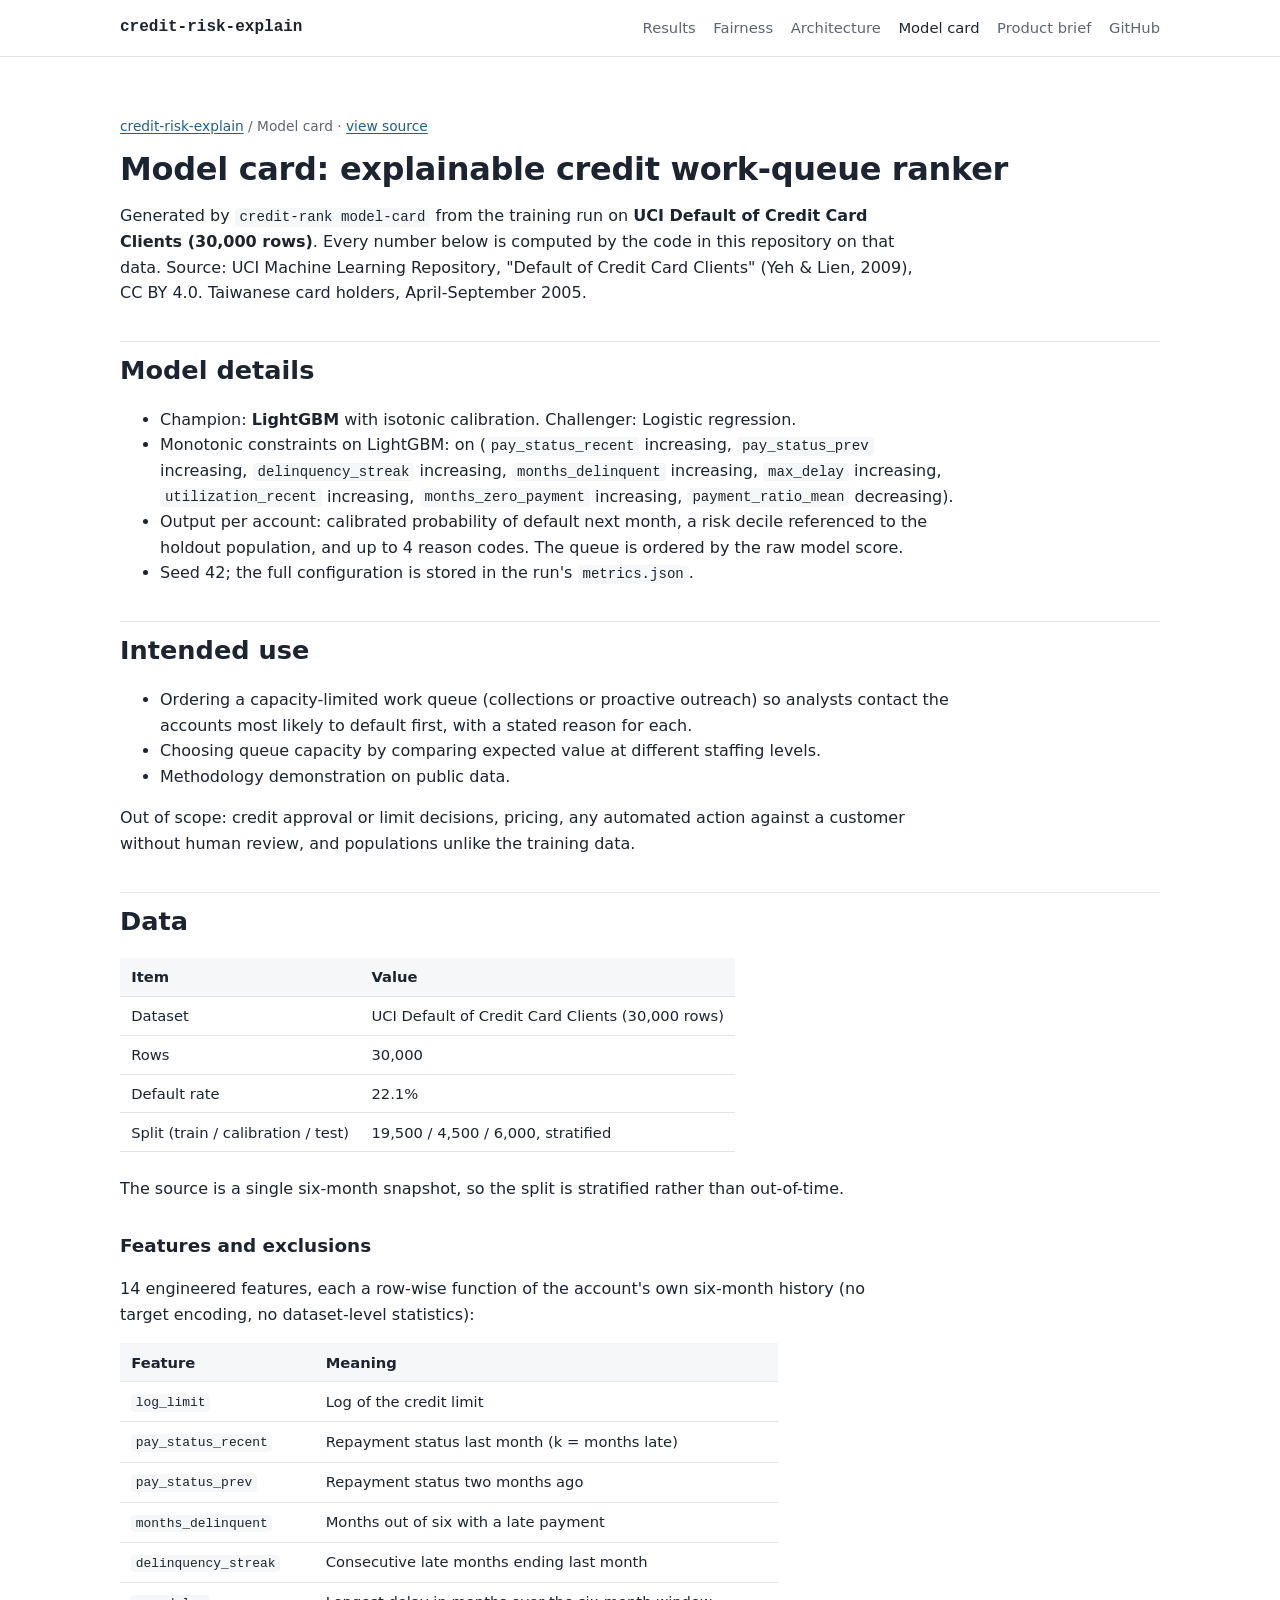
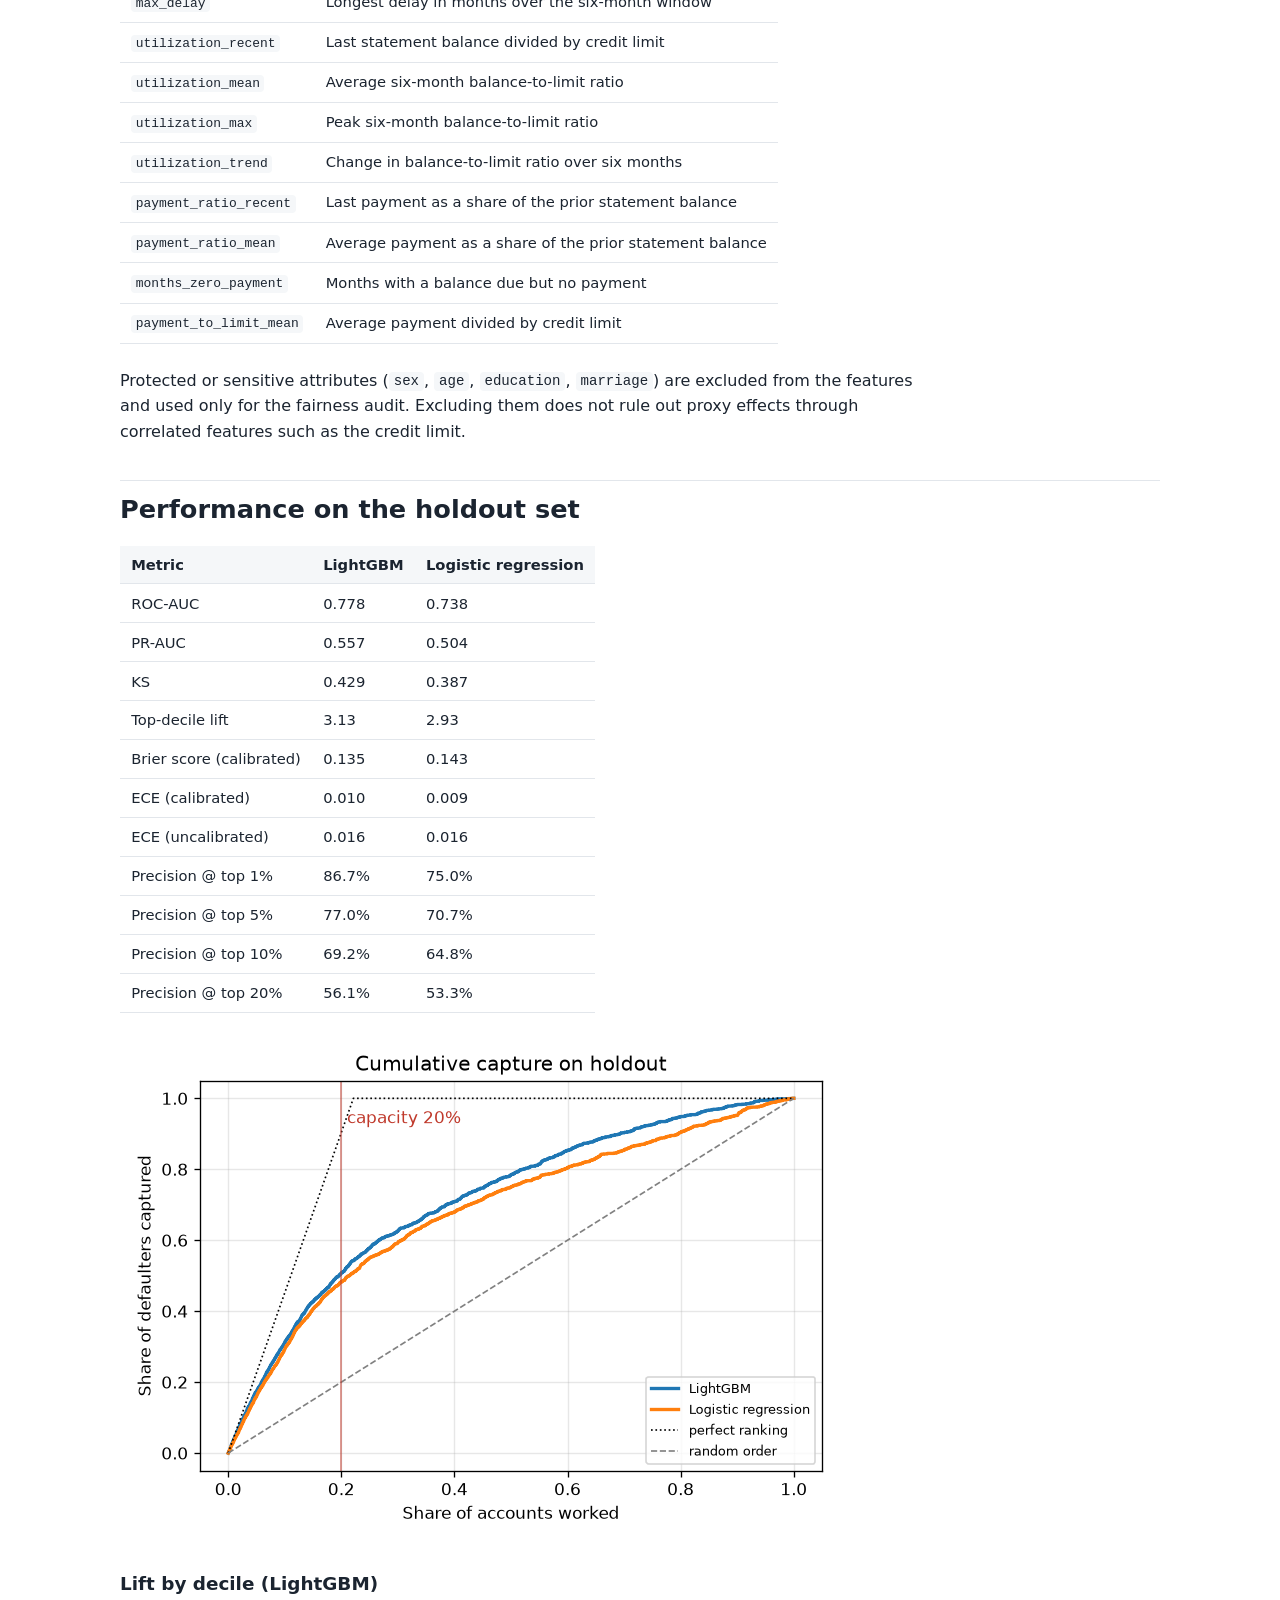
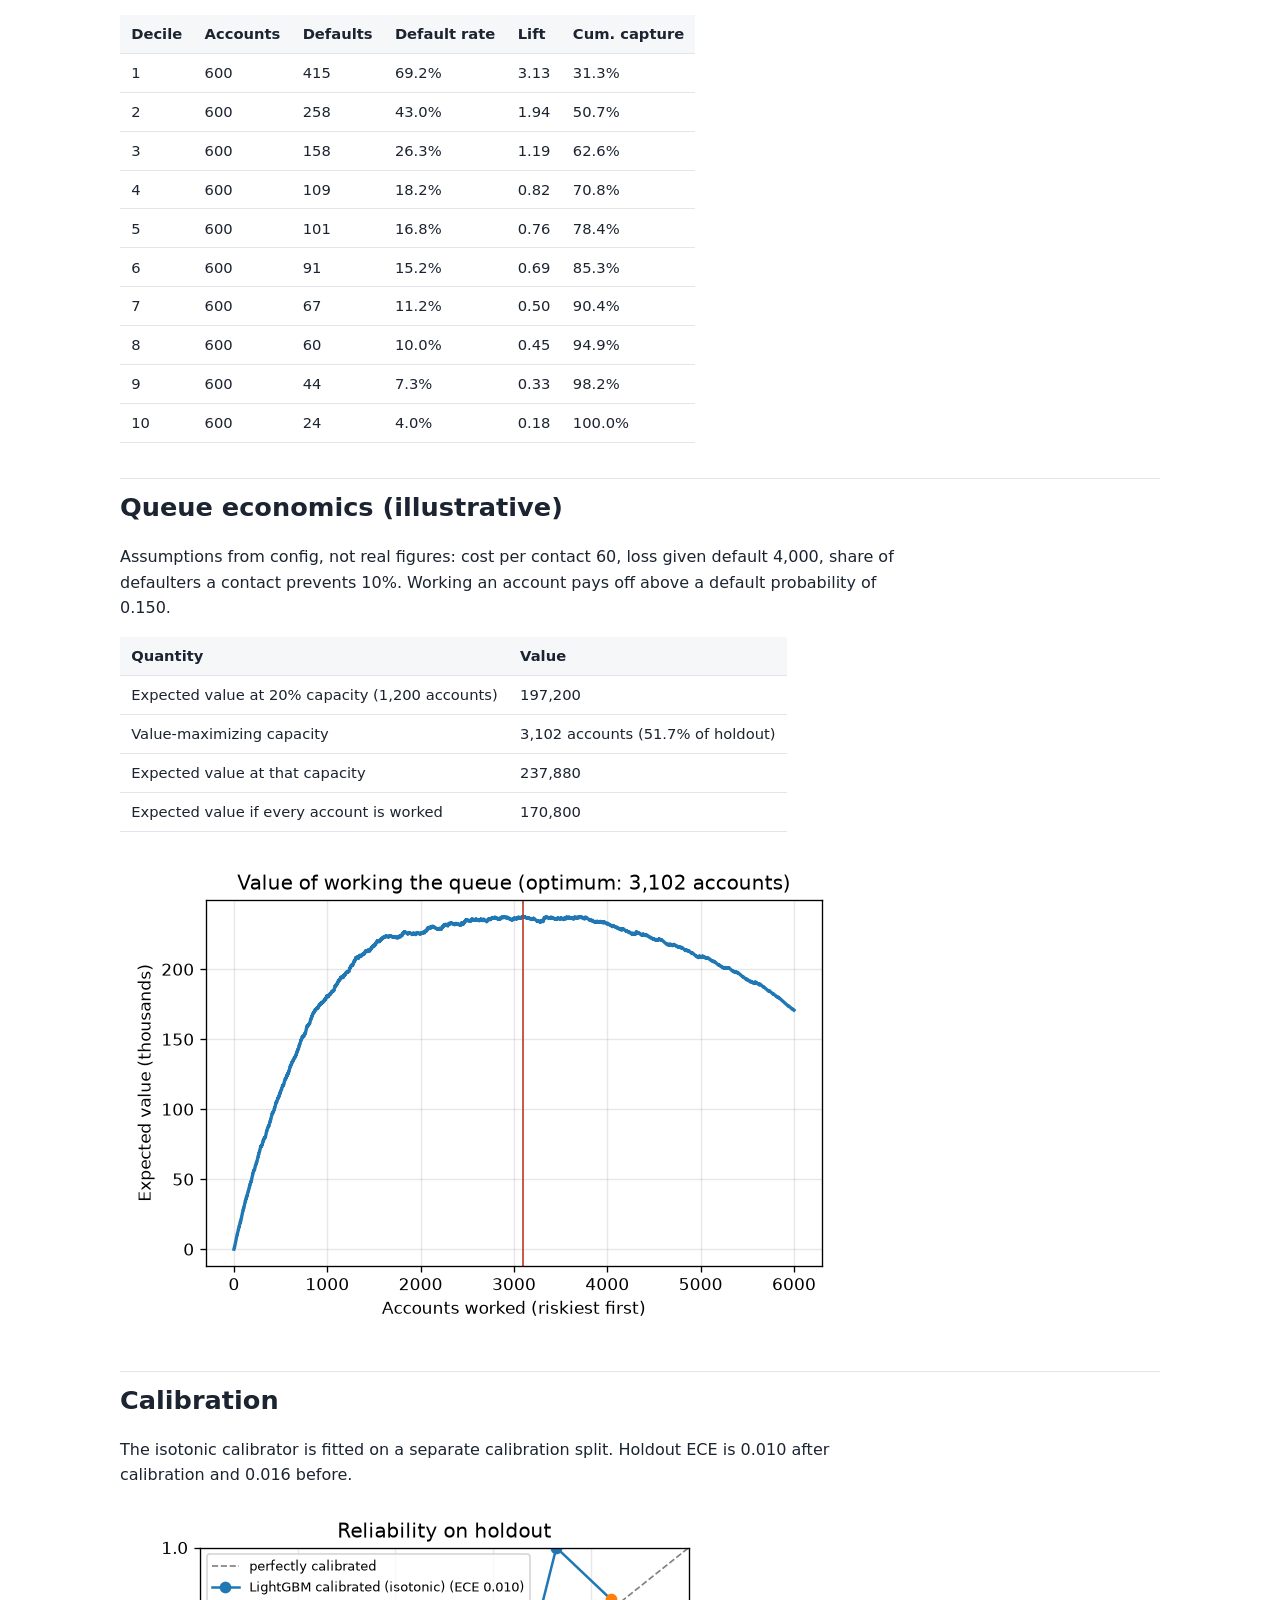
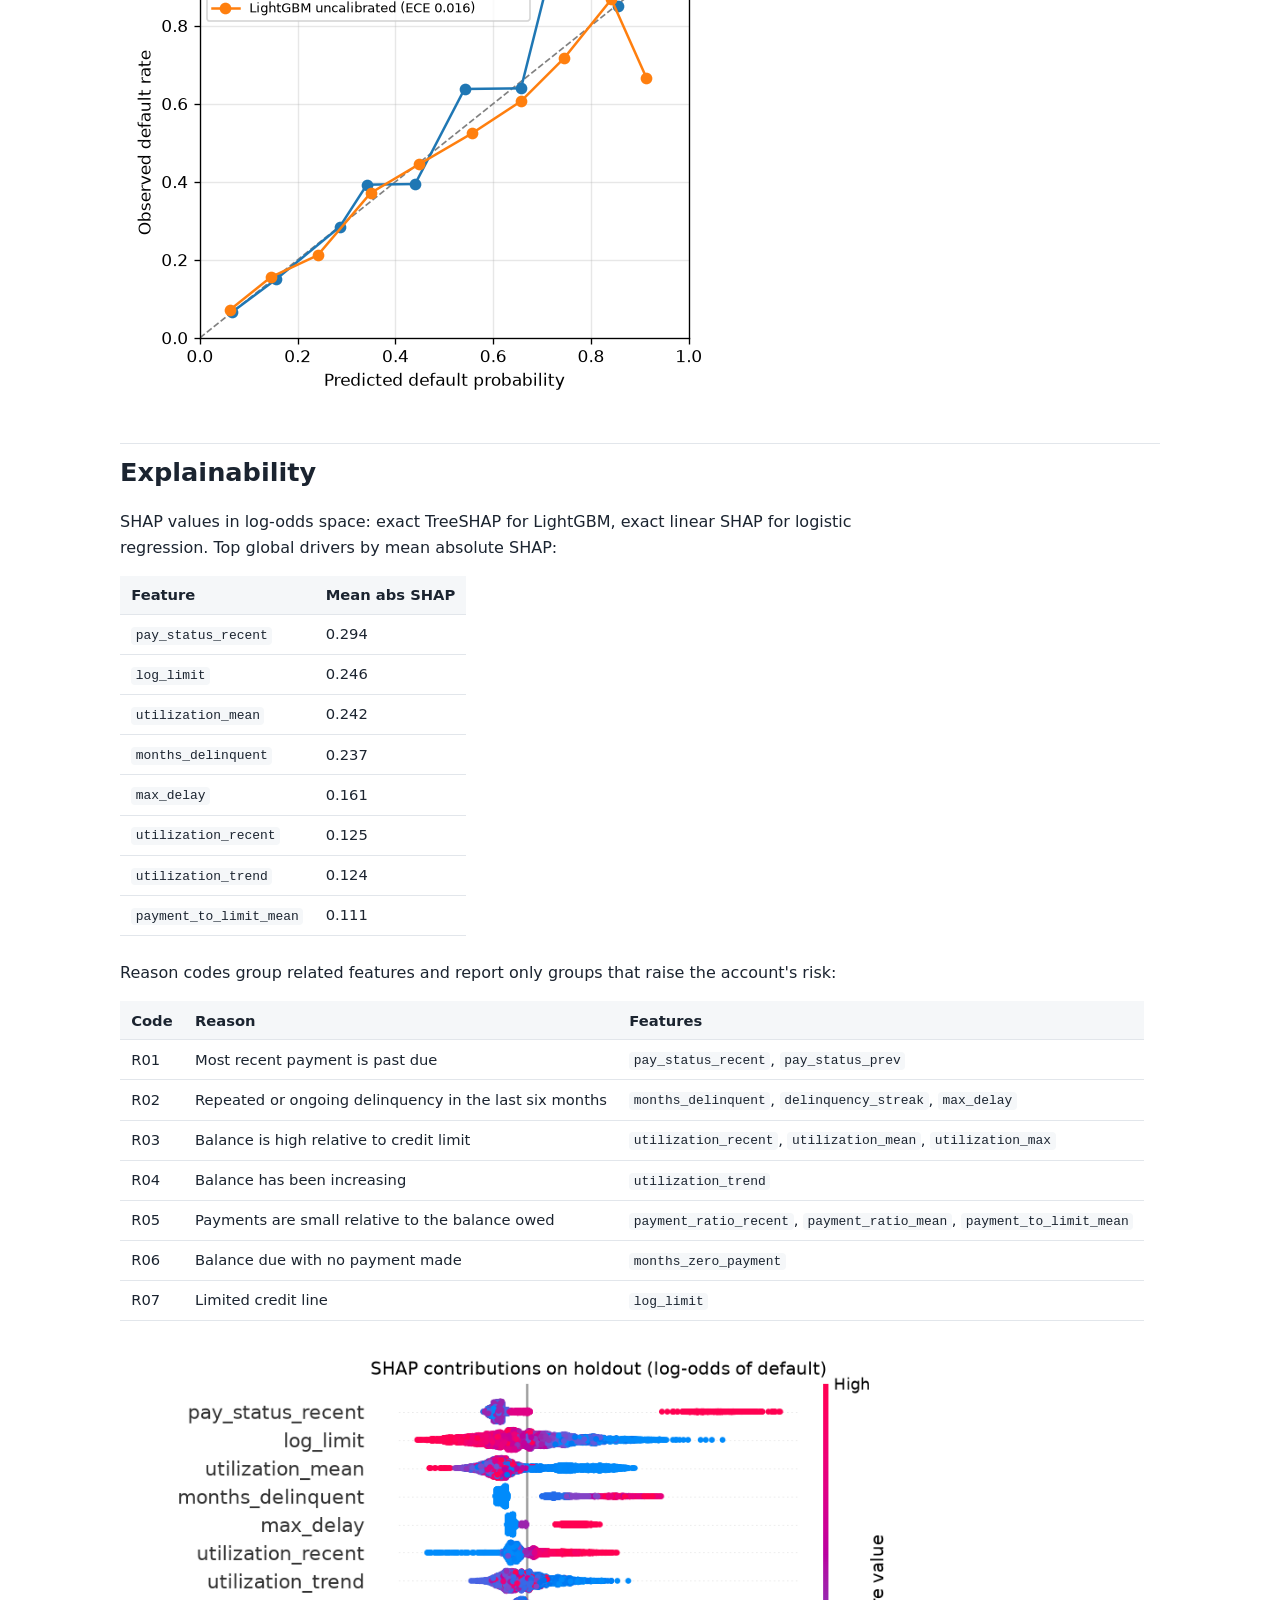
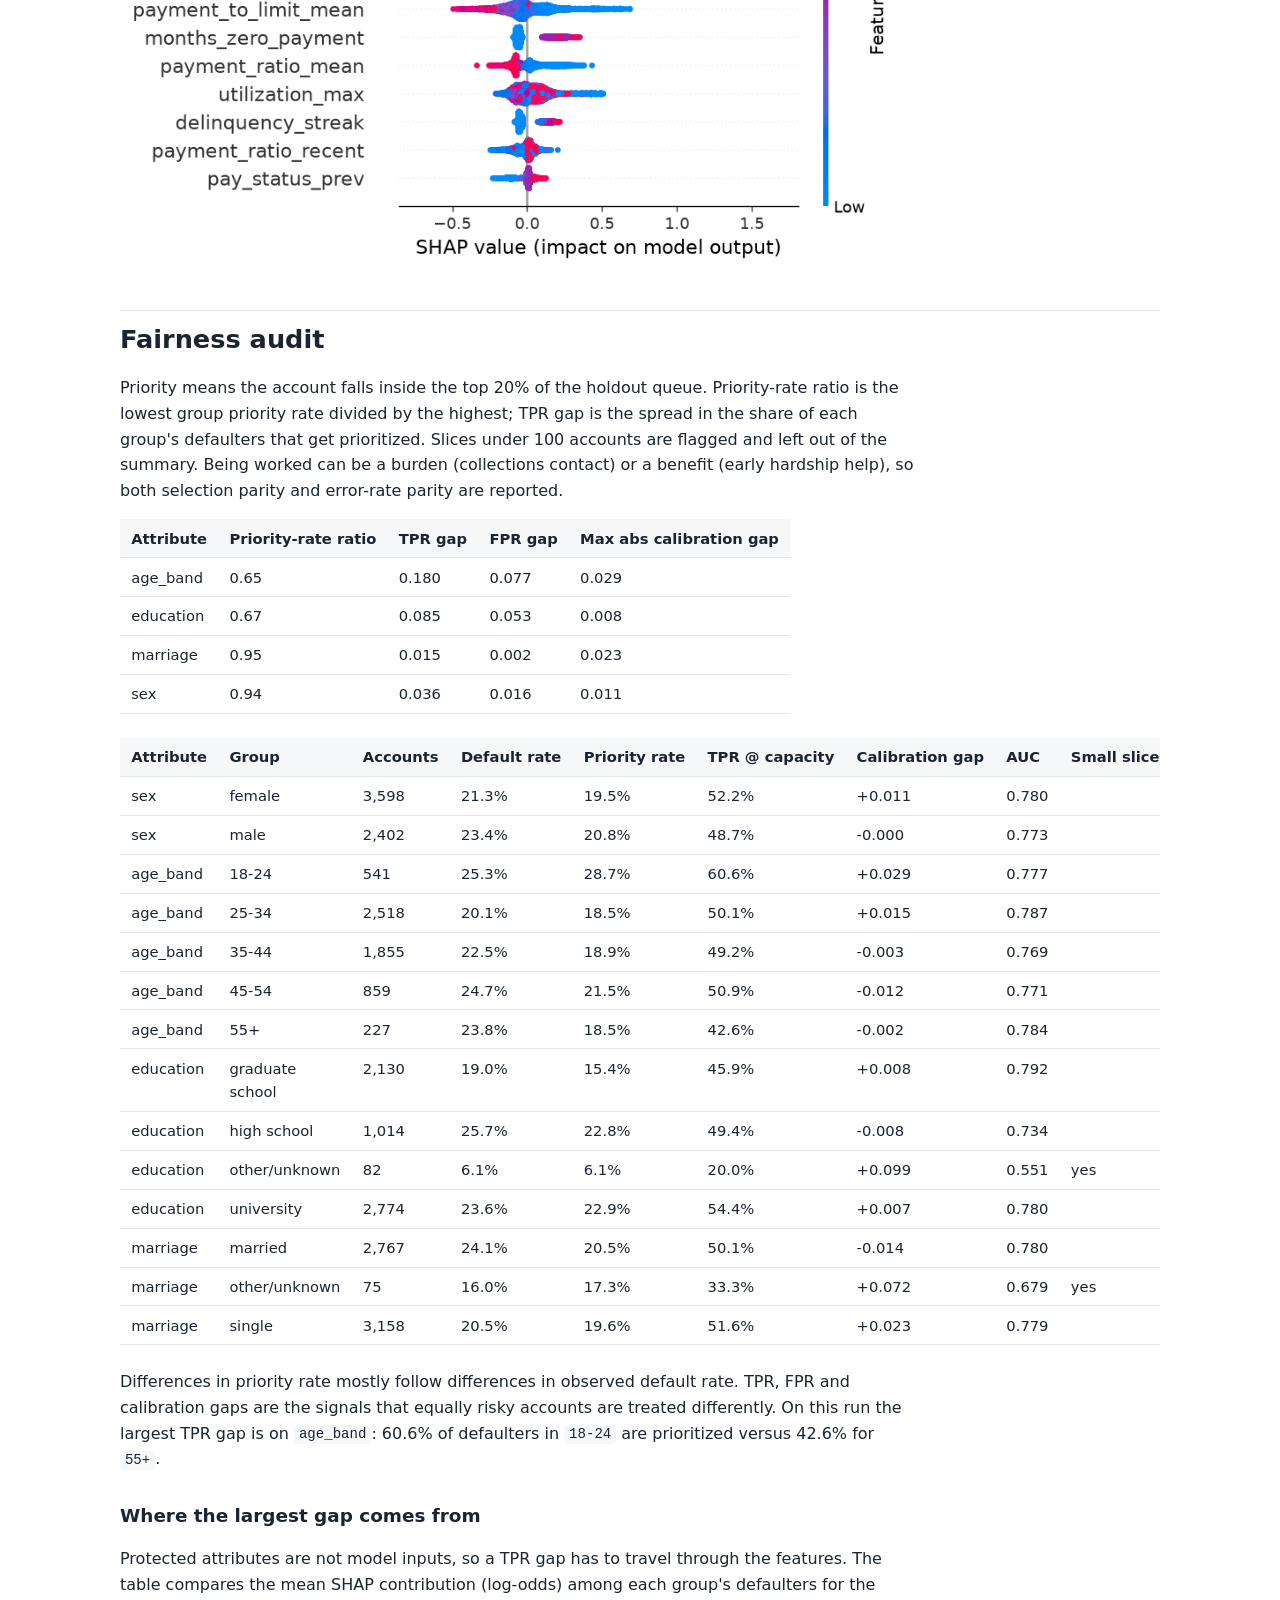
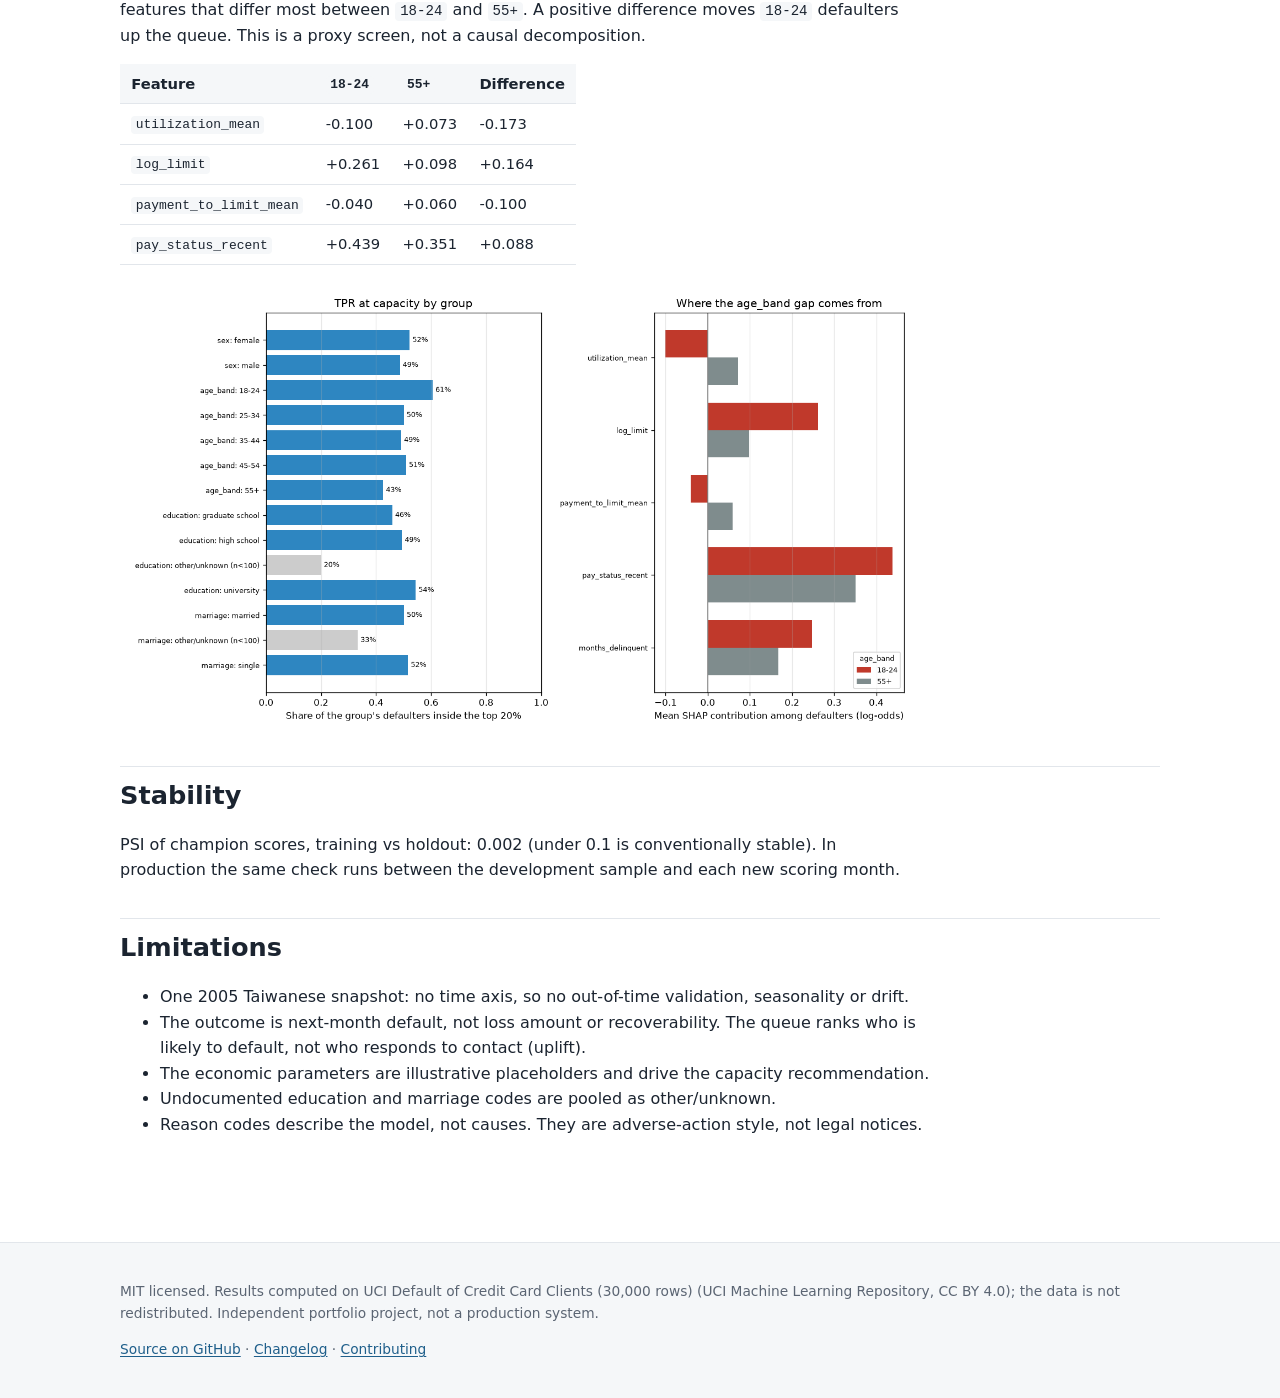
<file: model-card.html>
<!doctype html>
<html lang="en">
<head>
  <meta charset="utf-8">
  <meta name="viewport" content="width=device-width, initial-scale=1">
  <title>Model card - credit-risk-explain</title>
  <meta name="description" content="Calibrated, explainable default-risk ranking for a capacity-limited credit work queue, with reason codes, a fairness audit and a generated model card.">
  <link rel="stylesheet" href="style.css">
</head>
<body>
  <header class="topbar">
    <div class="wrap topbar-inner">
      <a class="brand" href="index.html">credit-risk-explain</a>
      <nav aria-label="Site">
        <a href="index.html#results">Results</a>
        <a href="index.html#fairness">Fairness</a>
        <a href="index.html#architecture">Architecture</a>
        <a href="model-card.html" class="here">Model card</a>
        <a href="product.html">Product brief</a>
        <a href="https://github.com/seanmcrae/credit-risk-explain">GitHub</a>
      </nav>
    </div>
  </header>
  <main>
    <article class="wrap prose doc">
      <p class="crumb"><a href="index.html">credit-risk-explain</a> / Model card &middot; <a href="https://github.com/seanmcrae/credit-risk-explain/blob/main/docs/MODEL_CARD.md">view source</a></p>
<h1>Model card: explainable credit work-queue ranker</h1>
<p>Generated by <code>credit-rank model-card</code> from the training run on <strong>UCI Default of Credit Card Clients (30,000 rows)</strong>. Every number below is computed by the code in this repository on that data. Source: UCI Machine Learning Repository, &quot;Default of Credit Card Clients&quot; (Yeh &amp; Lien, 2009), CC BY 4.0. Taiwanese card holders, April-September 2005.</p>
<h2 id="model-details">Model details</h2>
<ul>
<li>Champion: <strong>LightGBM</strong> with isotonic calibration. Challenger: Logistic regression.</li>
<li>Monotonic constraints on LightGBM: on (<code>pay_status_recent</code> increasing, <code>pay_status_prev</code> increasing, <code>delinquency_streak</code> increasing, <code>months_delinquent</code> increasing, <code>max_delay</code> increasing, <code>utilization_recent</code> increasing, <code>months_zero_payment</code> increasing, <code>payment_ratio_mean</code> decreasing).</li>
<li>Output per account: calibrated probability of default next month, a risk decile referenced to the holdout population, and up to 4 reason codes. The queue is ordered by the raw model score.</li>
<li>Seed 42; the full configuration is stored in the run's <code>metrics.json</code>.</li>
</ul>
<h2 id="intended-use">Intended use</h2>
<ul>
<li>Ordering a capacity-limited work queue (collections or proactive outreach) so analysts contact the accounts most likely to default first, with a stated reason for each.</li>
<li>Choosing queue capacity by comparing expected value at different staffing levels.</li>
<li>Methodology demonstration on public data.</li>
</ul>
<p>Out of scope: credit approval or limit decisions, pricing, any automated action against a customer without human review, and populations unlike the training data.</p>
<h2 id="data">Data</h2>
<table>
<thead>
<tr>
<th>Item</th>
<th>Value</th>
</tr>
</thead>
<tbody>
<tr>
<td>Dataset</td>
<td>UCI Default of Credit Card Clients (30,000 rows)</td>
</tr>
<tr>
<td>Rows</td>
<td>30,000</td>
</tr>
<tr>
<td>Default rate</td>
<td>22.1%</td>
</tr>
<tr>
<td>Split (train / calibration / test)</td>
<td>19,500 / 4,500 / 6,000, stratified</td>
</tr>
</tbody>
</table>
<p>The source is a single six-month snapshot, so the split is stratified rather than out-of-time.</p>
<h3 id="features-and-exclusions">Features and exclusions</h3>
<p>14 engineered features, each a row-wise function of the account's own six-month history (no target encoding, no dataset-level statistics):</p>
<table>
<thead>
<tr>
<th>Feature</th>
<th>Meaning</th>
</tr>
</thead>
<tbody>
<tr>
<td><code>log_limit</code></td>
<td>Log of the credit limit</td>
</tr>
<tr>
<td><code>pay_status_recent</code></td>
<td>Repayment status last month (k = months late)</td>
</tr>
<tr>
<td><code>pay_status_prev</code></td>
<td>Repayment status two months ago</td>
</tr>
<tr>
<td><code>months_delinquent</code></td>
<td>Months out of six with a late payment</td>
</tr>
<tr>
<td><code>delinquency_streak</code></td>
<td>Consecutive late months ending last month</td>
</tr>
<tr>
<td><code>max_delay</code></td>
<td>Longest delay in months over the six-month window</td>
</tr>
<tr>
<td><code>utilization_recent</code></td>
<td>Last statement balance divided by credit limit</td>
</tr>
<tr>
<td><code>utilization_mean</code></td>
<td>Average six-month balance-to-limit ratio</td>
</tr>
<tr>
<td><code>utilization_max</code></td>
<td>Peak six-month balance-to-limit ratio</td>
</tr>
<tr>
<td><code>utilization_trend</code></td>
<td>Change in balance-to-limit ratio over six months</td>
</tr>
<tr>
<td><code>payment_ratio_recent</code></td>
<td>Last payment as a share of the prior statement balance</td>
</tr>
<tr>
<td><code>payment_ratio_mean</code></td>
<td>Average payment as a share of the prior statement balance</td>
</tr>
<tr>
<td><code>months_zero_payment</code></td>
<td>Months with a balance due but no payment</td>
</tr>
<tr>
<td><code>payment_to_limit_mean</code></td>
<td>Average payment divided by credit limit</td>
</tr>
</tbody>
</table>
<p>Protected or sensitive attributes (<code>sex</code>, <code>age</code>, <code>education</code>, <code>marriage</code>) are excluded from the features and used only for the fairness audit. Excluding them does not rule out proxy effects through correlated features such as the credit limit.</p>
<h2 id="performance-on-the-holdout-set">Performance on the holdout set</h2>
<table>
<thead>
<tr>
<th>Metric</th>
<th>LightGBM</th>
<th>Logistic regression</th>
</tr>
</thead>
<tbody>
<tr>
<td>ROC-AUC</td>
<td>0.778</td>
<td>0.738</td>
</tr>
<tr>
<td>PR-AUC</td>
<td>0.557</td>
<td>0.504</td>
</tr>
<tr>
<td>KS</td>
<td>0.429</td>
<td>0.387</td>
</tr>
<tr>
<td>Top-decile lift</td>
<td>3.13</td>
<td>2.93</td>
</tr>
<tr>
<td>Brier score (calibrated)</td>
<td>0.135</td>
<td>0.143</td>
</tr>
<tr>
<td>ECE (calibrated)</td>
<td>0.010</td>
<td>0.009</td>
</tr>
<tr>
<td>ECE (uncalibrated)</td>
<td>0.016</td>
<td>0.016</td>
</tr>
<tr>
<td>Precision @ top 1%</td>
<td>86.7%</td>
<td>75.0%</td>
</tr>
<tr>
<td>Precision @ top 5%</td>
<td>77.0%</td>
<td>70.7%</td>
</tr>
<tr>
<td>Precision @ top 10%</td>
<td>69.2%</td>
<td>64.8%</td>
</tr>
<tr>
<td>Precision @ top 20%</td>
<td>56.1%</td>
<td>53.3%</td>
</tr>
</tbody>
</table>
<p><img src="img/lift_curve.png" alt="Cumulative capture curve" /></p>
<h3 id="lift-by-decile-lightgbm">Lift by decile (LightGBM)</h3>
<table>
<thead>
<tr>
<th>Decile</th>
<th>Accounts</th>
<th>Defaults</th>
<th>Default rate</th>
<th>Lift</th>
<th>Cum. capture</th>
</tr>
</thead>
<tbody>
<tr>
<td>1</td>
<td>600</td>
<td>415</td>
<td>69.2%</td>
<td>3.13</td>
<td>31.3%</td>
</tr>
<tr>
<td>2</td>
<td>600</td>
<td>258</td>
<td>43.0%</td>
<td>1.94</td>
<td>50.7%</td>
</tr>
<tr>
<td>3</td>
<td>600</td>
<td>158</td>
<td>26.3%</td>
<td>1.19</td>
<td>62.6%</td>
</tr>
<tr>
<td>4</td>
<td>600</td>
<td>109</td>
<td>18.2%</td>
<td>0.82</td>
<td>70.8%</td>
</tr>
<tr>
<td>5</td>
<td>600</td>
<td>101</td>
<td>16.8%</td>
<td>0.76</td>
<td>78.4%</td>
</tr>
<tr>
<td>6</td>
<td>600</td>
<td>91</td>
<td>15.2%</td>
<td>0.69</td>
<td>85.3%</td>
</tr>
<tr>
<td>7</td>
<td>600</td>
<td>67</td>
<td>11.2%</td>
<td>0.50</td>
<td>90.4%</td>
</tr>
<tr>
<td>8</td>
<td>600</td>
<td>60</td>
<td>10.0%</td>
<td>0.45</td>
<td>94.9%</td>
</tr>
<tr>
<td>9</td>
<td>600</td>
<td>44</td>
<td>7.3%</td>
<td>0.33</td>
<td>98.2%</td>
</tr>
<tr>
<td>10</td>
<td>600</td>
<td>24</td>
<td>4.0%</td>
<td>0.18</td>
<td>100.0%</td>
</tr>
</tbody>
</table>
<h2 id="queue-economics-illustrative">Queue economics (illustrative)</h2>
<p>Assumptions from config, not real figures: cost per contact 60, loss given default 4,000, share of defaulters a contact prevents 10%. Working an account pays off above a default probability of 0.150.</p>
<table>
<thead>
<tr>
<th>Quantity</th>
<th>Value</th>
</tr>
</thead>
<tbody>
<tr>
<td>Expected value at 20% capacity (1,200 accounts)</td>
<td>197,200</td>
</tr>
<tr>
<td>Value-maximizing capacity</td>
<td>3,102 accounts (51.7% of holdout)</td>
</tr>
<tr>
<td>Expected value at that capacity</td>
<td>237,880</td>
</tr>
<tr>
<td>Expected value if every account is worked</td>
<td>170,800</td>
</tr>
</tbody>
</table>
<p><img src="img/expected_value.png" alt="Expected value by capacity" /></p>
<h2 id="calibration">Calibration</h2>
<p>The isotonic calibrator is fitted on a separate calibration split. Holdout ECE is 0.010 after calibration and 0.016 before.</p>
<p><img src="img/reliability_curve.png" alt="Reliability curve" /></p>
<h2 id="explainability">Explainability</h2>
<p>SHAP values in log-odds space: exact TreeSHAP for LightGBM, exact linear SHAP for logistic regression. Top global drivers by mean absolute SHAP:</p>
<table>
<thead>
<tr>
<th>Feature</th>
<th>Mean abs SHAP</th>
</tr>
</thead>
<tbody>
<tr>
<td><code>pay_status_recent</code></td>
<td>0.294</td>
</tr>
<tr>
<td><code>log_limit</code></td>
<td>0.246</td>
</tr>
<tr>
<td><code>utilization_mean</code></td>
<td>0.242</td>
</tr>
<tr>
<td><code>months_delinquent</code></td>
<td>0.237</td>
</tr>
<tr>
<td><code>max_delay</code></td>
<td>0.161</td>
</tr>
<tr>
<td><code>utilization_recent</code></td>
<td>0.125</td>
</tr>
<tr>
<td><code>utilization_trend</code></td>
<td>0.124</td>
</tr>
<tr>
<td><code>payment_to_limit_mean</code></td>
<td>0.111</td>
</tr>
</tbody>
</table>
<p>Reason codes group related features and report only groups that raise the account's risk:</p>
<table>
<thead>
<tr>
<th>Code</th>
<th>Reason</th>
<th>Features</th>
</tr>
</thead>
<tbody>
<tr>
<td>R01</td>
<td>Most recent payment is past due</td>
<td><code>pay_status_recent</code>, <code>pay_status_prev</code></td>
</tr>
<tr>
<td>R02</td>
<td>Repeated or ongoing delinquency in the last six months</td>
<td><code>months_delinquent</code>, <code>delinquency_streak</code>, <code>max_delay</code></td>
</tr>
<tr>
<td>R03</td>
<td>Balance is high relative to credit limit</td>
<td><code>utilization_recent</code>, <code>utilization_mean</code>, <code>utilization_max</code></td>
</tr>
<tr>
<td>R04</td>
<td>Balance has been increasing</td>
<td><code>utilization_trend</code></td>
</tr>
<tr>
<td>R05</td>
<td>Payments are small relative to the balance owed</td>
<td><code>payment_ratio_recent</code>, <code>payment_ratio_mean</code>, <code>payment_to_limit_mean</code></td>
</tr>
<tr>
<td>R06</td>
<td>Balance due with no payment made</td>
<td><code>months_zero_payment</code></td>
</tr>
<tr>
<td>R07</td>
<td>Limited credit line</td>
<td><code>log_limit</code></td>
</tr>
</tbody>
</table>
<p><img src="img/shap_summary.png" alt="SHAP summary" /></p>
<h2 id="fairness-audit">Fairness audit</h2>
<p>Priority means the account falls inside the top 20% of the holdout queue. Priority-rate ratio is the lowest group priority rate divided by the highest; TPR gap is the spread in the share of each group's defaulters that get prioritized. Slices under 100 accounts are flagged and left out of the summary. Being worked can be a burden (collections contact) or a benefit (early hardship help), so both selection parity and error-rate parity are reported.</p>
<table>
<thead>
<tr>
<th>Attribute</th>
<th>Priority-rate ratio</th>
<th>TPR gap</th>
<th>FPR gap</th>
<th>Max abs calibration gap</th>
</tr>
</thead>
<tbody>
<tr>
<td>age_band</td>
<td>0.65</td>
<td>0.180</td>
<td>0.077</td>
<td>0.029</td>
</tr>
<tr>
<td>education</td>
<td>0.67</td>
<td>0.085</td>
<td>0.053</td>
<td>0.008</td>
</tr>
<tr>
<td>marriage</td>
<td>0.95</td>
<td>0.015</td>
<td>0.002</td>
<td>0.023</td>
</tr>
<tr>
<td>sex</td>
<td>0.94</td>
<td>0.036</td>
<td>0.016</td>
<td>0.011</td>
</tr>
</tbody>
</table>
<table>
<thead>
<tr>
<th>Attribute</th>
<th>Group</th>
<th>Accounts</th>
<th>Default rate</th>
<th>Priority rate</th>
<th>TPR @ capacity</th>
<th>Calibration gap</th>
<th>AUC</th>
<th>Small slice</th>
</tr>
</thead>
<tbody>
<tr>
<td>sex</td>
<td>female</td>
<td>3,598</td>
<td>21.3%</td>
<td>19.5%</td>
<td>52.2%</td>
<td>+0.011</td>
<td>0.780</td>
<td></td>
</tr>
<tr>
<td>sex</td>
<td>male</td>
<td>2,402</td>
<td>23.4%</td>
<td>20.8%</td>
<td>48.7%</td>
<td>-0.000</td>
<td>0.773</td>
<td></td>
</tr>
<tr>
<td>age_band</td>
<td>18-24</td>
<td>541</td>
<td>25.3%</td>
<td>28.7%</td>
<td>60.6%</td>
<td>+0.029</td>
<td>0.777</td>
<td></td>
</tr>
<tr>
<td>age_band</td>
<td>25-34</td>
<td>2,518</td>
<td>20.1%</td>
<td>18.5%</td>
<td>50.1%</td>
<td>+0.015</td>
<td>0.787</td>
<td></td>
</tr>
<tr>
<td>age_band</td>
<td>35-44</td>
<td>1,855</td>
<td>22.5%</td>
<td>18.9%</td>
<td>49.2%</td>
<td>-0.003</td>
<td>0.769</td>
<td></td>
</tr>
<tr>
<td>age_band</td>
<td>45-54</td>
<td>859</td>
<td>24.7%</td>
<td>21.5%</td>
<td>50.9%</td>
<td>-0.012</td>
<td>0.771</td>
<td></td>
</tr>
<tr>
<td>age_band</td>
<td>55+</td>
<td>227</td>
<td>23.8%</td>
<td>18.5%</td>
<td>42.6%</td>
<td>-0.002</td>
<td>0.784</td>
<td></td>
</tr>
<tr>
<td>education</td>
<td>graduate school</td>
<td>2,130</td>
<td>19.0%</td>
<td>15.4%</td>
<td>45.9%</td>
<td>+0.008</td>
<td>0.792</td>
<td></td>
</tr>
<tr>
<td>education</td>
<td>high school</td>
<td>1,014</td>
<td>25.7%</td>
<td>22.8%</td>
<td>49.4%</td>
<td>-0.008</td>
<td>0.734</td>
<td></td>
</tr>
<tr>
<td>education</td>
<td>other/unknown</td>
<td>82</td>
<td>6.1%</td>
<td>6.1%</td>
<td>20.0%</td>
<td>+0.099</td>
<td>0.551</td>
<td>yes</td>
</tr>
<tr>
<td>education</td>
<td>university</td>
<td>2,774</td>
<td>23.6%</td>
<td>22.9%</td>
<td>54.4%</td>
<td>+0.007</td>
<td>0.780</td>
<td></td>
</tr>
<tr>
<td>marriage</td>
<td>married</td>
<td>2,767</td>
<td>24.1%</td>
<td>20.5%</td>
<td>50.1%</td>
<td>-0.014</td>
<td>0.780</td>
<td></td>
</tr>
<tr>
<td>marriage</td>
<td>other/unknown</td>
<td>75</td>
<td>16.0%</td>
<td>17.3%</td>
<td>33.3%</td>
<td>+0.072</td>
<td>0.679</td>
<td>yes</td>
</tr>
<tr>
<td>marriage</td>
<td>single</td>
<td>3,158</td>
<td>20.5%</td>
<td>19.6%</td>
<td>51.6%</td>
<td>+0.023</td>
<td>0.779</td>
<td></td>
</tr>
</tbody>
</table>
<p>Differences in priority rate mostly follow differences in observed default rate. TPR, FPR and calibration gaps are the signals that equally risky accounts are treated differently. On this run the largest TPR gap is on <code>age_band</code>: 60.6% of defaulters in <code>18-24</code> are prioritized versus 42.6% for <code>55+</code>.</p>
<h3 id="where-the-largest-gap-comes-from">Where the largest gap comes from</h3>
<p>Protected attributes are not model inputs, so a TPR gap has to travel through the features. The table compares the mean SHAP contribution (log-odds) among each group's defaulters for the features that differ most between <code>18-24</code> and <code>55+</code>. A positive difference moves <code>18-24</code> defaulters up the queue. This is a proxy screen, not a causal decomposition.</p>
<table>
<thead>
<tr>
<th>Feature</th>
<th><code>18-24</code></th>
<th><code>55+</code></th>
<th>Difference</th>
</tr>
</thead>
<tbody>
<tr>
<td><code>utilization_mean</code></td>
<td>-0.100</td>
<td>+0.073</td>
<td>-0.173</td>
</tr>
<tr>
<td><code>log_limit</code></td>
<td>+0.261</td>
<td>+0.098</td>
<td>+0.164</td>
</tr>
<tr>
<td><code>payment_to_limit_mean</code></td>
<td>-0.040</td>
<td>+0.060</td>
<td>-0.100</td>
</tr>
<tr>
<td><code>pay_status_recent</code></td>
<td>+0.439</td>
<td>+0.351</td>
<td>+0.088</td>
</tr>
</tbody>
</table>
<p><img src="img/fairness.png" alt="Fairness audit" /></p>
<h2 id="stability">Stability</h2>
<p>PSI of champion scores, training vs holdout: 0.002 (under 0.1 is conventionally stable). In production the same check runs between the development sample and each new scoring month.</p>
<h2 id="limitations">Limitations</h2>
<ul>
<li>One 2005 Taiwanese snapshot: no time axis, so no out-of-time validation, seasonality or drift.</li>
<li>The outcome is next-month default, not loss amount or recoverability. The queue ranks who is likely to default, not who responds to contact (uplift).</li>
<li>The economic parameters are illustrative placeholders and drive the capacity recommendation.</li>
<li>Undocumented education and marriage codes are pooled as other/unknown.</li>
<li>Reason codes describe the model, not causes. They are adverse-action style, not legal notices.</li>
</ul>

    </article>
  </main>
  <footer class="footer">
    <div class="wrap">
      <p>MIT licensed. Results computed on UCI Default of Credit Card Clients (30,000 rows) (UCI Machine Learning Repository, CC BY 4.0); the data is not redistributed. Independent portfolio project, not a production system.</p>
      <p><a href="https://github.com/seanmcrae/credit-risk-explain">Source on GitHub</a> &middot; <a href="https://github.com/seanmcrae/credit-risk-explain/blob/main/CHANGELOG.md">Changelog</a> &middot; <a href="https://github.com/seanmcrae/credit-risk-explain/blob/main/CONTRIBUTING.md">Contributing</a></p>
    </div>
  </footer>
</body>
</html>
</file>
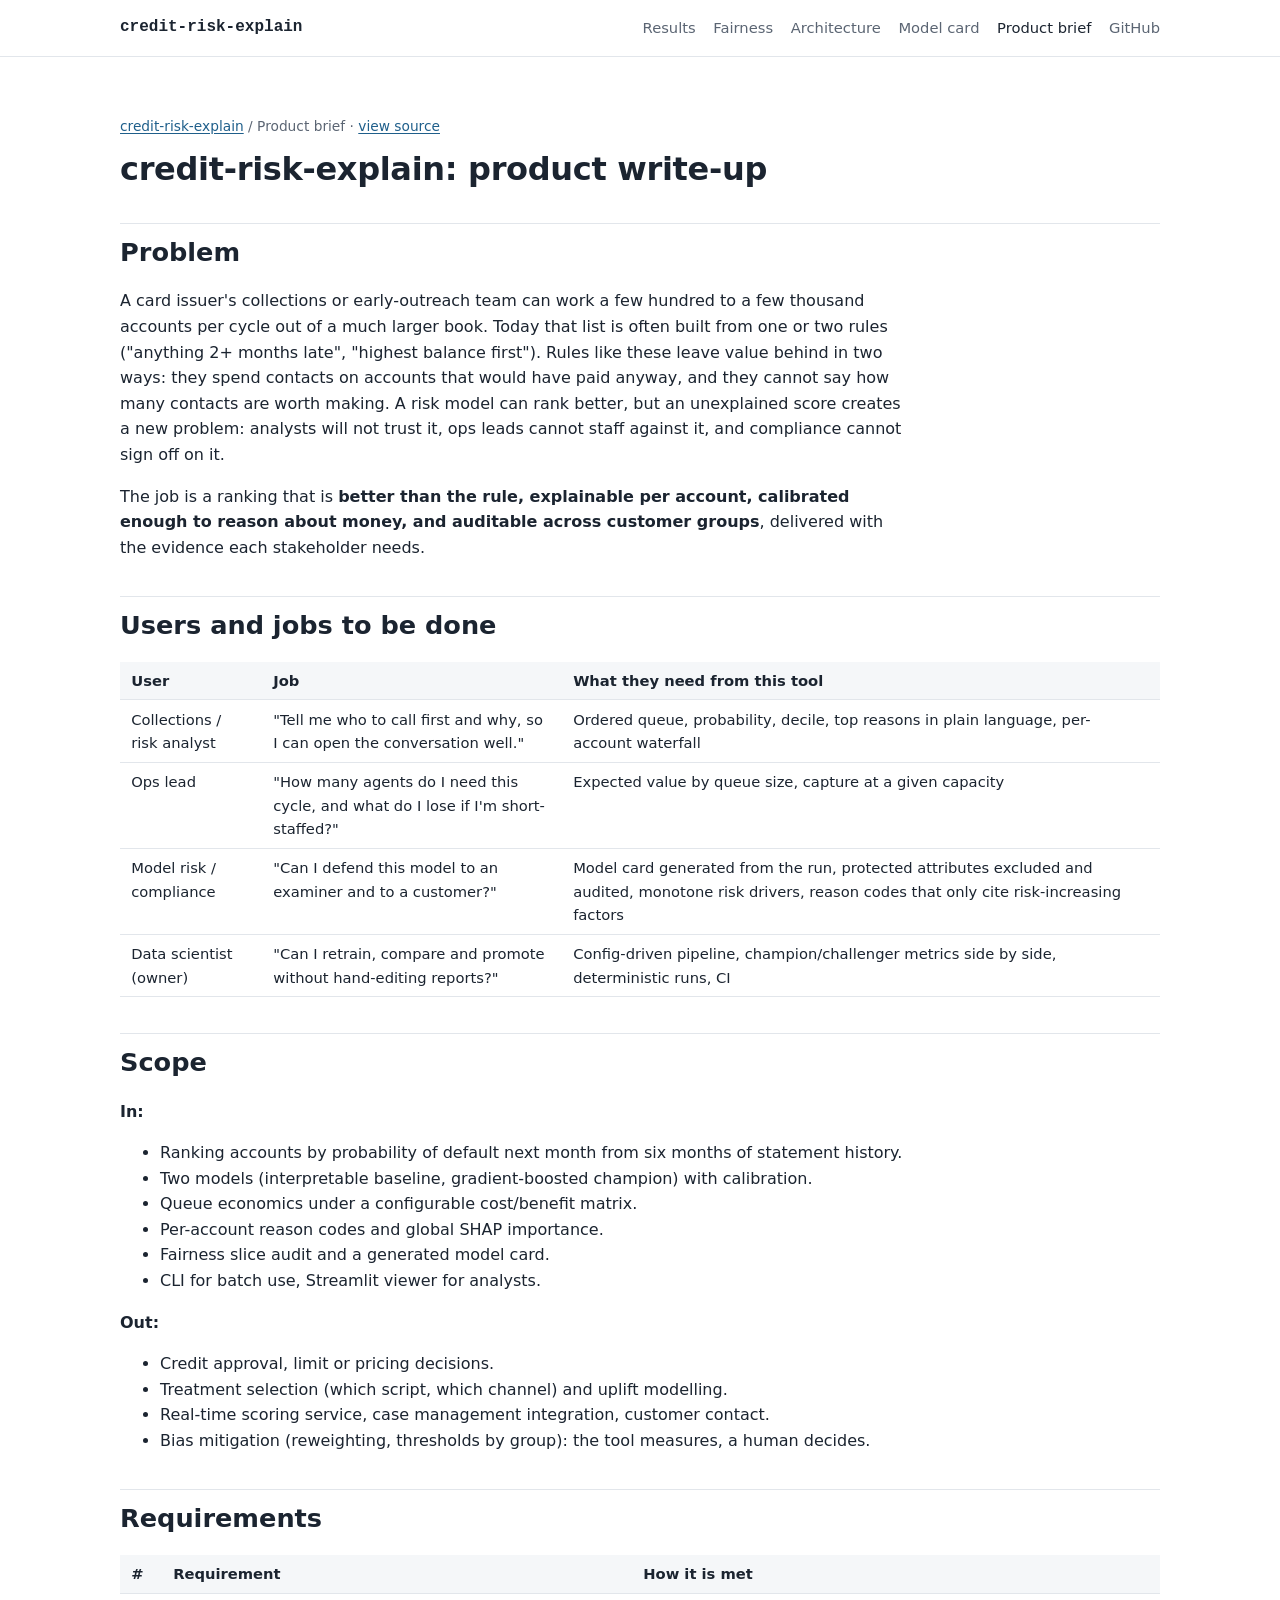
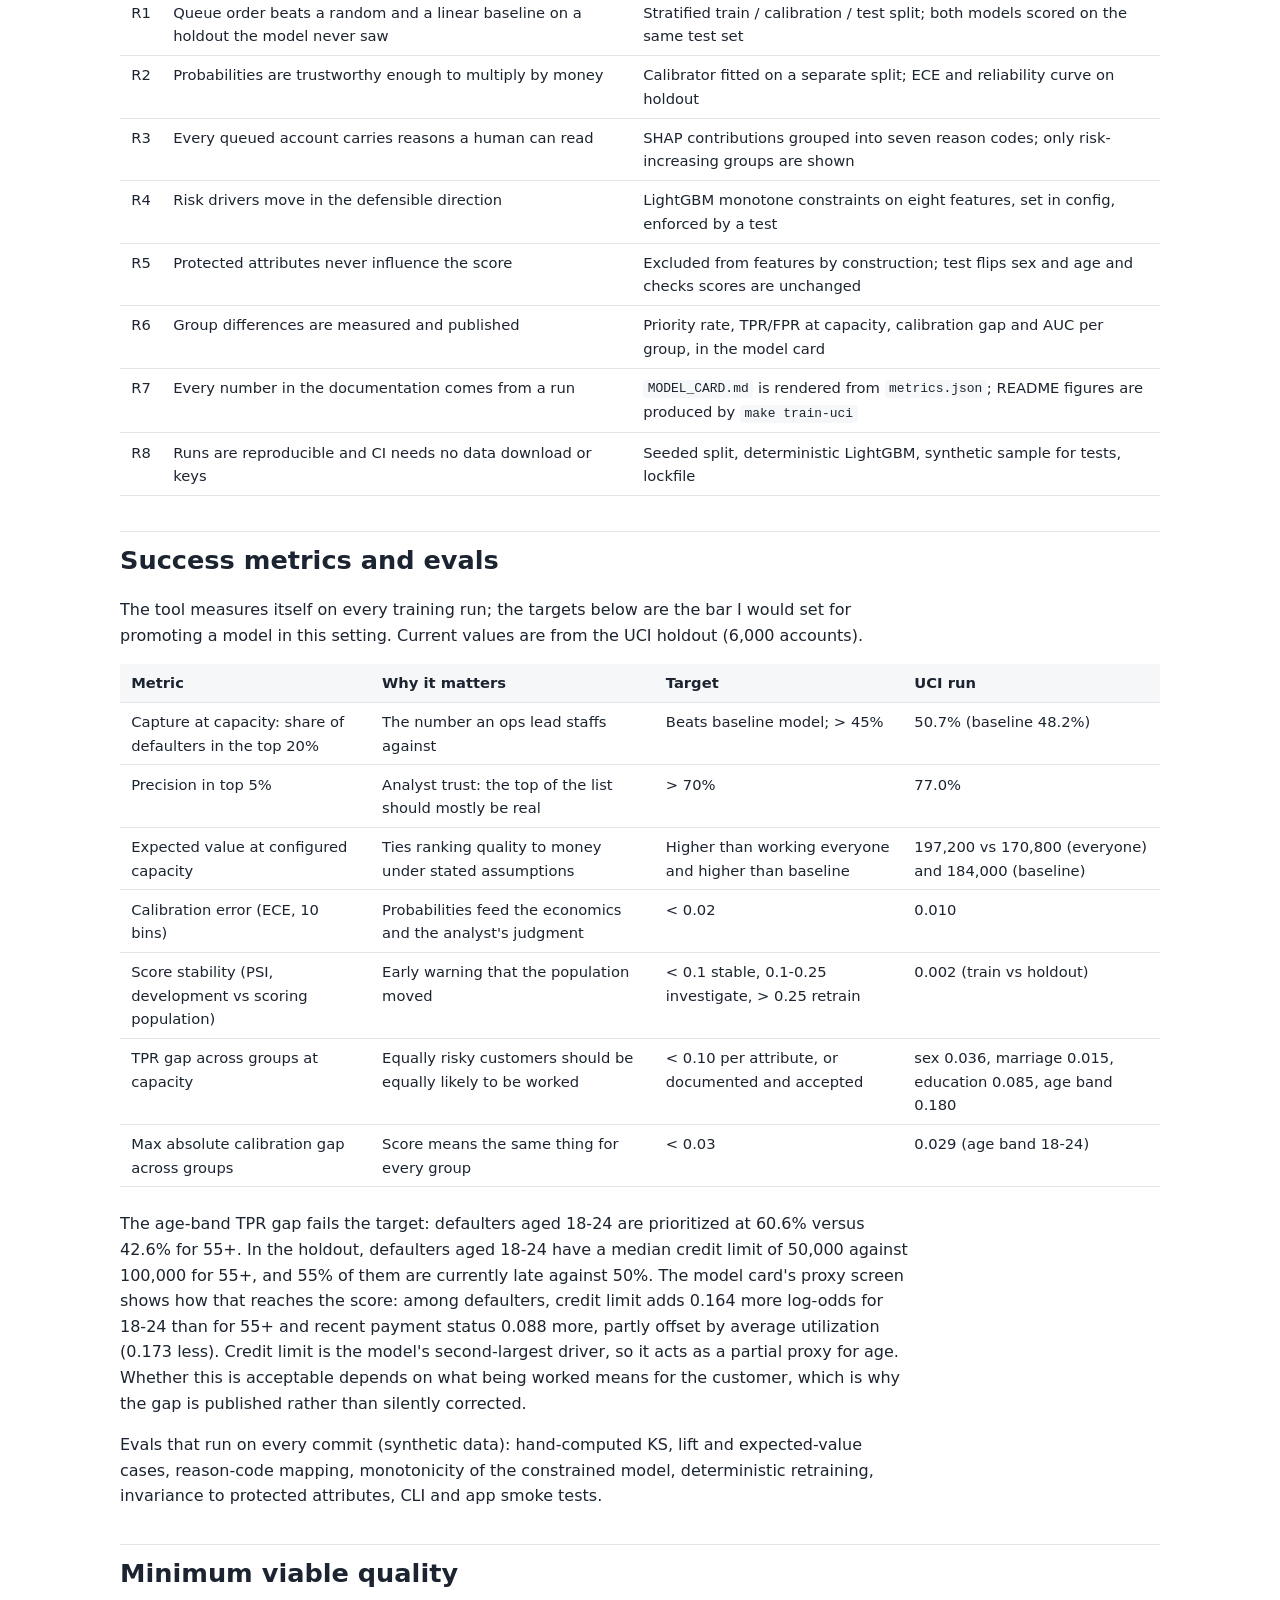
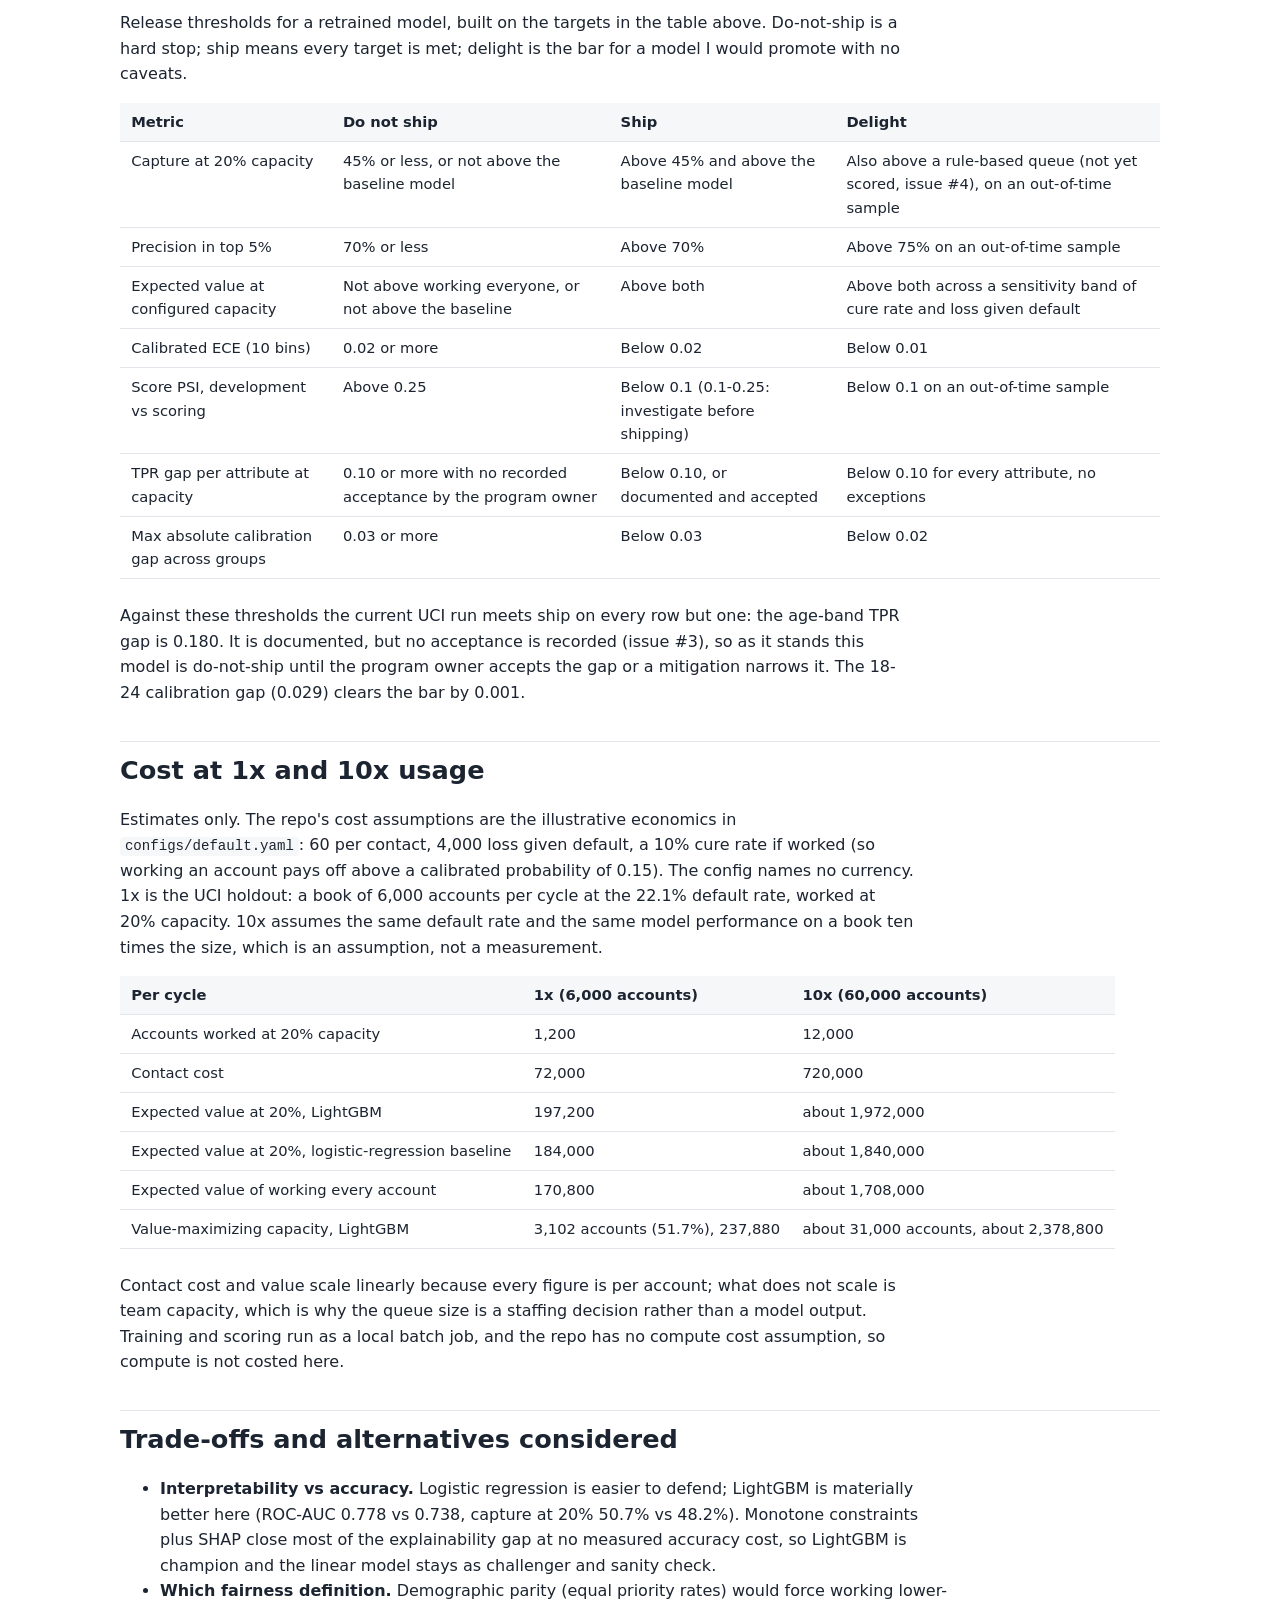
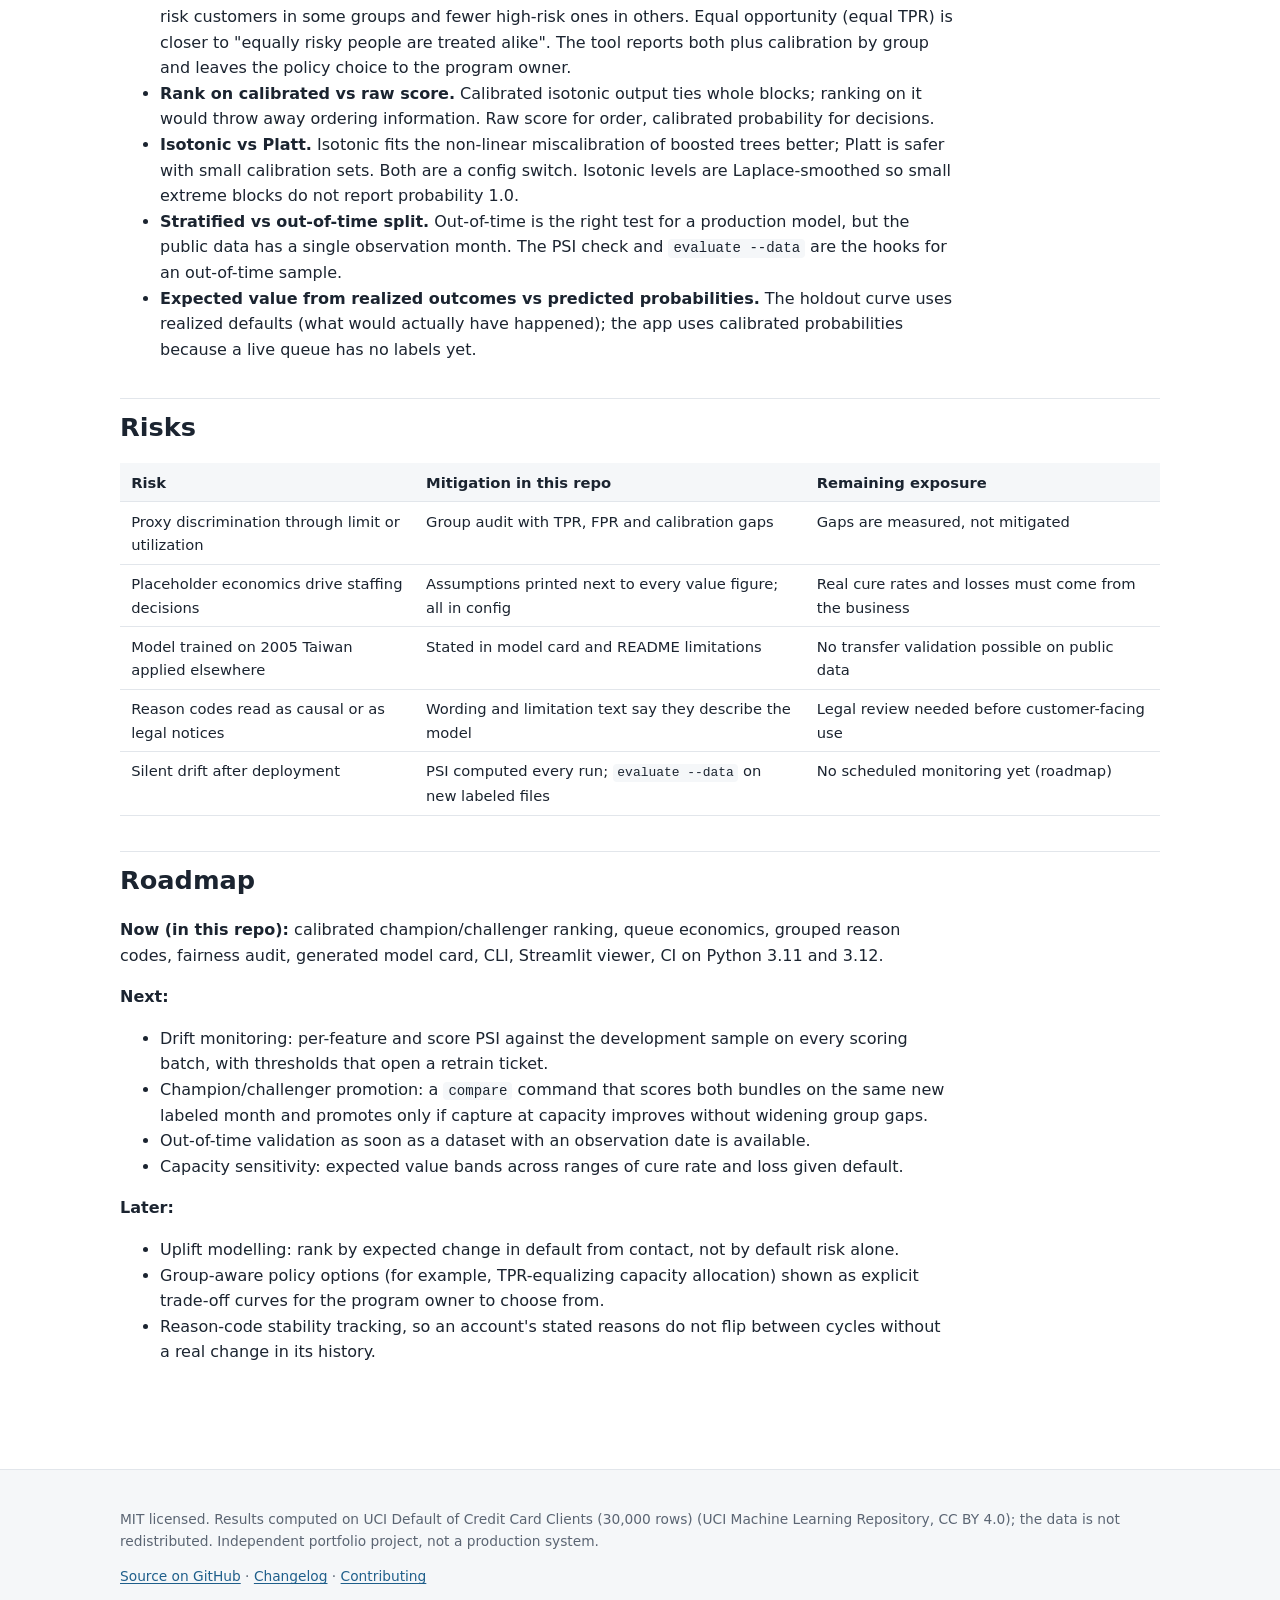
<file: product.html>
<!doctype html>
<html lang="en">
<head>
  <meta charset="utf-8">
  <meta name="viewport" content="width=device-width, initial-scale=1">
  <title>Product brief - credit-risk-explain</title>
  <meta name="description" content="Calibrated, explainable default-risk ranking for a capacity-limited credit work queue, with reason codes, a fairness audit and a generated model card.">
  <link rel="stylesheet" href="style.css">
</head>
<body>
  <header class="topbar">
    <div class="wrap topbar-inner">
      <a class="brand" href="index.html">credit-risk-explain</a>
      <nav aria-label="Site">
        <a href="index.html#results">Results</a>
        <a href="index.html#fairness">Fairness</a>
        <a href="index.html#architecture">Architecture</a>
        <a href="model-card.html">Model card</a>
        <a href="product.html" class="here">Product brief</a>
        <a href="https://github.com/seanmcrae/credit-risk-explain">GitHub</a>
      </nav>
    </div>
  </header>
  <main>
    <article class="wrap prose doc">
      <p class="crumb"><a href="index.html">credit-risk-explain</a> / Product brief &middot; <a href="https://github.com/seanmcrae/credit-risk-explain/blob/main/docs/PRODUCT.md">view source</a></p>
<h1>credit-risk-explain: product write-up</h1>
<h2 id="problem">Problem</h2>
<p>A card issuer's collections or early-outreach team can work a few hundred to a few thousand
accounts per cycle out of a much larger book. Today that list is often built from one or two rules
(&quot;anything 2+ months late&quot;, &quot;highest balance first&quot;). Rules like these leave value behind in two
ways: they spend contacts on accounts that would have paid anyway, and they cannot say how many
contacts are worth making. A risk model can rank better, but an unexplained score creates a new
problem: analysts will not trust it, ops leads cannot staff against it, and compliance cannot sign
off on it.</p>
<p>The job is a ranking that is <strong>better than the rule, explainable per account, calibrated enough to
reason about money, and auditable across customer groups</strong>, delivered with the evidence each
stakeholder needs.</p>
<h2 id="users-and-jobs-to-be-done">Users and jobs to be done</h2>
<table>
<thead>
<tr>
<th>User</th>
<th>Job</th>
<th>What they need from this tool</th>
</tr>
</thead>
<tbody>
<tr>
<td>Collections / risk analyst</td>
<td>&quot;Tell me who to call first and why, so I can open the conversation well.&quot;</td>
<td>Ordered queue, probability, decile, top reasons in plain language, per-account waterfall</td>
</tr>
<tr>
<td>Ops lead</td>
<td>&quot;How many agents do I need this cycle, and what do I lose if I'm short-staffed?&quot;</td>
<td>Expected value by queue size, capture at a given capacity</td>
</tr>
<tr>
<td>Model risk / compliance</td>
<td>&quot;Can I defend this model to an examiner and to a customer?&quot;</td>
<td>Model card generated from the run, protected attributes excluded and audited, monotone risk drivers, reason codes that only cite risk-increasing factors</td>
</tr>
<tr>
<td>Data scientist (owner)</td>
<td>&quot;Can I retrain, compare and promote without hand-editing reports?&quot;</td>
<td>Config-driven pipeline, champion/challenger metrics side by side, deterministic runs, CI</td>
</tr>
</tbody>
</table>
<h2 id="scope">Scope</h2>
<p><strong>In:</strong></p>
<ul>
<li>Ranking accounts by probability of default next month from six months of statement history.</li>
<li>Two models (interpretable baseline, gradient-boosted champion) with calibration.</li>
<li>Queue economics under a configurable cost/benefit matrix.</li>
<li>Per-account reason codes and global SHAP importance.</li>
<li>Fairness slice audit and a generated model card.</li>
<li>CLI for batch use, Streamlit viewer for analysts.</li>
</ul>
<p><strong>Out:</strong></p>
<ul>
<li>Credit approval, limit or pricing decisions.</li>
<li>Treatment selection (which script, which channel) and uplift modelling.</li>
<li>Real-time scoring service, case management integration, customer contact.</li>
<li>Bias mitigation (reweighting, thresholds by group): the tool measures, a human decides.</li>
</ul>
<h2 id="requirements">Requirements</h2>
<table>
<thead>
<tr>
<th>#</th>
<th>Requirement</th>
<th>How it is met</th>
</tr>
</thead>
<tbody>
<tr>
<td>R1</td>
<td>Queue order beats a random and a linear baseline on a holdout the model never saw</td>
<td>Stratified train / calibration / test split; both models scored on the same test set</td>
</tr>
<tr>
<td>R2</td>
<td>Probabilities are trustworthy enough to multiply by money</td>
<td>Calibrator fitted on a separate split; ECE and reliability curve on holdout</td>
</tr>
<tr>
<td>R3</td>
<td>Every queued account carries reasons a human can read</td>
<td>SHAP contributions grouped into seven reason codes; only risk-increasing groups are shown</td>
</tr>
<tr>
<td>R4</td>
<td>Risk drivers move in the defensible direction</td>
<td>LightGBM monotone constraints on eight features, set in config, enforced by a test</td>
</tr>
<tr>
<td>R5</td>
<td>Protected attributes never influence the score</td>
<td>Excluded from features by construction; test flips sex and age and checks scores are unchanged</td>
</tr>
<tr>
<td>R6</td>
<td>Group differences are measured and published</td>
<td>Priority rate, TPR/FPR at capacity, calibration gap and AUC per group, in the model card</td>
</tr>
<tr>
<td>R7</td>
<td>Every number in the documentation comes from a run</td>
<td><code>MODEL_CARD.md</code> is rendered from <code>metrics.json</code>; README figures are produced by <code>make train-uci</code></td>
</tr>
<tr>
<td>R8</td>
<td>Runs are reproducible and CI needs no data download or keys</td>
<td>Seeded split, deterministic LightGBM, synthetic sample for tests, lockfile</td>
</tr>
</tbody>
</table>
<h2 id="success-metrics-and-evals">Success metrics and evals</h2>
<p>The tool measures itself on every training run; the targets below are the bar I would set for
promoting a model in this setting. Current values are from the UCI holdout (6,000 accounts).</p>
<table>
<thead>
<tr>
<th>Metric</th>
<th>Why it matters</th>
<th>Target</th>
<th>UCI run</th>
</tr>
</thead>
<tbody>
<tr>
<td>Capture at capacity: share of defaulters in the top 20%</td>
<td>The number an ops lead staffs against</td>
<td>Beats baseline model; &gt; 45%</td>
<td>50.7% (baseline 48.2%)</td>
</tr>
<tr>
<td>Precision in top 5%</td>
<td>Analyst trust: the top of the list should mostly be real</td>
<td>&gt; 70%</td>
<td>77.0%</td>
</tr>
<tr>
<td>Expected value at configured capacity</td>
<td>Ties ranking quality to money under stated assumptions</td>
<td>Higher than working everyone and higher than baseline</td>
<td>197,200 vs 170,800 (everyone) and 184,000 (baseline)</td>
</tr>
<tr>
<td>Calibration error (ECE, 10 bins)</td>
<td>Probabilities feed the economics and the analyst's judgment</td>
<td>&lt; 0.02</td>
<td>0.010</td>
</tr>
<tr>
<td>Score stability (PSI, development vs scoring population)</td>
<td>Early warning that the population moved</td>
<td>&lt; 0.1 stable, 0.1-0.25 investigate, &gt; 0.25 retrain</td>
<td>0.002 (train vs holdout)</td>
</tr>
<tr>
<td>TPR gap across groups at capacity</td>
<td>Equally risky customers should be equally likely to be worked</td>
<td>&lt; 0.10 per attribute, or documented and accepted</td>
<td>sex 0.036, marriage 0.015, education 0.085, age band 0.180</td>
</tr>
<tr>
<td>Max absolute calibration gap across groups</td>
<td>Score means the same thing for every group</td>
<td>&lt; 0.03</td>
<td>0.029 (age band 18-24)</td>
</tr>
</tbody>
</table>
<p>The age-band TPR gap fails the target: defaulters aged 18-24 are prioritized at 60.6% versus 42.6%
for 55+. In the holdout, defaulters aged 18-24 have a median credit limit of 50,000 against
100,000 for 55+, and 55% of them are currently late against 50%. The model card's proxy screen
shows how that reaches the score: among defaulters, credit limit adds 0.164 more log-odds for
18-24 than for 55+ and recent payment status 0.088 more, partly offset by average utilization
(0.173 less). Credit limit is the model's second-largest driver, so it acts as a partial proxy
for age. Whether this is acceptable depends on what being worked means for the customer, which
is why the gap is published rather than silently corrected.</p>
<p>Evals that run on every commit (synthetic data): hand-computed KS, lift and expected-value cases,
reason-code mapping, monotonicity of the constrained model, deterministic retraining, invariance
to protected attributes, CLI and app smoke tests.</p>
<h2 id="minimum-viable-quality">Minimum viable quality</h2>
<p>Release thresholds for a retrained model, built on the targets in the table above. Do-not-ship is
a hard stop; ship means every target is met; delight is the bar for a model I would promote with
no caveats.</p>
<table>
<thead>
<tr>
<th>Metric</th>
<th>Do not ship</th>
<th>Ship</th>
<th>Delight</th>
</tr>
</thead>
<tbody>
<tr>
<td>Capture at 20% capacity</td>
<td>45% or less, or not above the baseline model</td>
<td>Above 45% and above the baseline model</td>
<td>Also above a rule-based queue (not yet scored, issue #4), on an out-of-time sample</td>
</tr>
<tr>
<td>Precision in top 5%</td>
<td>70% or less</td>
<td>Above 70%</td>
<td>Above 75% on an out-of-time sample</td>
</tr>
<tr>
<td>Expected value at configured capacity</td>
<td>Not above working everyone, or not above the baseline</td>
<td>Above both</td>
<td>Above both across a sensitivity band of cure rate and loss given default</td>
</tr>
<tr>
<td>Calibrated ECE (10 bins)</td>
<td>0.02 or more</td>
<td>Below 0.02</td>
<td>Below 0.01</td>
</tr>
<tr>
<td>Score PSI, development vs scoring</td>
<td>Above 0.25</td>
<td>Below 0.1 (0.1-0.25: investigate before shipping)</td>
<td>Below 0.1 on an out-of-time sample</td>
</tr>
<tr>
<td>TPR gap per attribute at capacity</td>
<td>0.10 or more with no recorded acceptance by the program owner</td>
<td>Below 0.10, or documented and accepted</td>
<td>Below 0.10 for every attribute, no exceptions</td>
</tr>
<tr>
<td>Max absolute calibration gap across groups</td>
<td>0.03 or more</td>
<td>Below 0.03</td>
<td>Below 0.02</td>
</tr>
</tbody>
</table>
<p>Against these thresholds the current UCI run meets ship on every row but one: the age-band TPR gap
is 0.180. It is documented, but no acceptance is recorded (issue #3), so as it stands this model is
do-not-ship until the program owner accepts the gap or a mitigation narrows it. The 18-24
calibration gap (0.029) clears the bar by 0.001.</p>
<h2 id="cost-at-1x-and-10x-usage">Cost at 1x and 10x usage</h2>
<p>Estimates only. The repo's cost assumptions are the illustrative economics in
<code>configs/default.yaml</code>: 60 per contact, 4,000 loss given default, a 10% cure rate if worked (so
working an account pays off above a calibrated probability of 0.15). The config names no currency.
1x is the UCI holdout: a book of 6,000 accounts per cycle at the 22.1% default rate, worked at 20%
capacity. 10x assumes the same default rate and the same model performance on a book ten times the
size, which is an assumption, not a measurement.</p>
<table>
<thead>
<tr>
<th>Per cycle</th>
<th>1x (6,000 accounts)</th>
<th>10x (60,000 accounts)</th>
</tr>
</thead>
<tbody>
<tr>
<td>Accounts worked at 20% capacity</td>
<td>1,200</td>
<td>12,000</td>
</tr>
<tr>
<td>Contact cost</td>
<td>72,000</td>
<td>720,000</td>
</tr>
<tr>
<td>Expected value at 20%, LightGBM</td>
<td>197,200</td>
<td>about 1,972,000</td>
</tr>
<tr>
<td>Expected value at 20%, logistic-regression baseline</td>
<td>184,000</td>
<td>about 1,840,000</td>
</tr>
<tr>
<td>Expected value of working every account</td>
<td>170,800</td>
<td>about 1,708,000</td>
</tr>
<tr>
<td>Value-maximizing capacity, LightGBM</td>
<td>3,102 accounts (51.7%), 237,880</td>
<td>about 31,000 accounts, about 2,378,800</td>
</tr>
</tbody>
</table>
<p>Contact cost and value scale linearly because every figure is per account; what does not scale is
team capacity, which is why the queue size is a staffing decision rather than a model output.
Training and scoring run as a local batch job, and the repo has no compute cost assumption, so
compute is not costed here.</p>
<h2 id="trade-offs-and-alternatives-considered">Trade-offs and alternatives considered</h2>
<ul>
<li><strong>Interpretability vs accuracy.</strong> Logistic regression is easier to defend; LightGBM is
materially better here (ROC-AUC 0.778 vs 0.738, capture at 20% 50.7% vs 48.2%). Monotone
constraints plus SHAP close most of the explainability gap at no measured accuracy cost, so
LightGBM is champion and the linear model stays as challenger and sanity check.</li>
<li><strong>Which fairness definition.</strong> Demographic parity (equal priority rates) would force working
lower-risk customers in some groups and fewer high-risk ones in others. Equal opportunity (equal
TPR) is closer to &quot;equally risky people are treated alike&quot;. The tool reports both plus
calibration by group and leaves the policy choice to the program owner.</li>
<li><strong>Rank on calibrated vs raw score.</strong> Calibrated isotonic output ties whole blocks; ranking on it
would throw away ordering information. Raw score for order, calibrated probability for
decisions.</li>
<li><strong>Isotonic vs Platt.</strong> Isotonic fits the non-linear miscalibration of boosted trees better;
Platt is safer with small calibration sets. Both are a config switch. Isotonic levels are
Laplace-smoothed so small extreme blocks do not report probability 1.0.</li>
<li><strong>Stratified vs out-of-time split.</strong> Out-of-time is the right test for a production model, but
the public data has a single observation month. The PSI check and <code>evaluate --data</code> are the
hooks for an out-of-time sample.</li>
<li><strong>Expected value from realized outcomes vs predicted probabilities.</strong> The holdout curve uses
realized defaults (what would actually have happened); the app uses calibrated probabilities
because a live queue has no labels yet.</li>
</ul>
<h2 id="risks">Risks</h2>
<table>
<thead>
<tr>
<th>Risk</th>
<th>Mitigation in this repo</th>
<th>Remaining exposure</th>
</tr>
</thead>
<tbody>
<tr>
<td>Proxy discrimination through limit or utilization</td>
<td>Group audit with TPR, FPR and calibration gaps</td>
<td>Gaps are measured, not mitigated</td>
</tr>
<tr>
<td>Placeholder economics drive staffing decisions</td>
<td>Assumptions printed next to every value figure; all in config</td>
<td>Real cure rates and losses must come from the business</td>
</tr>
<tr>
<td>Model trained on 2005 Taiwan applied elsewhere</td>
<td>Stated in model card and README limitations</td>
<td>No transfer validation possible on public data</td>
</tr>
<tr>
<td>Reason codes read as causal or as legal notices</td>
<td>Wording and limitation text say they describe the model</td>
<td>Legal review needed before customer-facing use</td>
</tr>
<tr>
<td>Silent drift after deployment</td>
<td>PSI computed every run; <code>evaluate --data</code> on new labeled files</td>
<td>No scheduled monitoring yet (roadmap)</td>
</tr>
</tbody>
</table>
<h2 id="roadmap">Roadmap</h2>
<p><strong>Now (in this repo):</strong> calibrated champion/challenger ranking, queue economics, grouped reason
codes, fairness audit, generated model card, CLI, Streamlit viewer, CI on Python 3.11 and 3.12.</p>
<p><strong>Next:</strong></p>
<ul>
<li>Drift monitoring: per-feature and score PSI against the development sample on every scoring
batch, with thresholds that open a retrain ticket.</li>
<li>Champion/challenger promotion: a <code>compare</code> command that scores both bundles on the same new
labeled month and promotes only if capture at capacity improves without widening group gaps.</li>
<li>Out-of-time validation as soon as a dataset with an observation date is available.</li>
<li>Capacity sensitivity: expected value bands across ranges of cure rate and loss given default.</li>
</ul>
<p><strong>Later:</strong></p>
<ul>
<li>Uplift modelling: rank by expected change in default from contact, not by default risk alone.</li>
<li>Group-aware policy options (for example, TPR-equalizing capacity allocation) shown as explicit
trade-off curves for the program owner to choose from.</li>
<li>Reason-code stability tracking, so an account's stated reasons do not flip between cycles
without a real change in its history.</li>
</ul>

    </article>
  </main>
  <footer class="footer">
    <div class="wrap">
      <p>MIT licensed. Results computed on UCI Default of Credit Card Clients (30,000 rows) (UCI Machine Learning Repository, CC BY 4.0); the data is not redistributed. Independent portfolio project, not a production system.</p>
      <p><a href="https://github.com/seanmcrae/credit-risk-explain">Source on GitHub</a> &middot; <a href="https://github.com/seanmcrae/credit-risk-explain/blob/main/CHANGELOG.md">Changelog</a> &middot; <a href="https://github.com/seanmcrae/credit-risk-explain/blob/main/CONTRIBUTING.md">Contributing</a></p>
    </div>
  </footer>
</body>
</html>
</file>
<file: style.css>
:root {
  --ink: #1b2430;
  --muted: #5b6573;
  --line: #e2e6eb;
  --paper: #ffffff;
  --tint: #f5f7f9;
  --accent: #1f5f8b;
  --accent-ink: #ffffff;
  --risk: #b03a2e;
  --mono: ui-monospace, SFMono-Regular, Menlo, Consolas, "Liberation Mono", monospace;
  --sans: system-ui, -apple-system, "Segoe UI", Roboto, "Helvetica Neue", Arial, sans-serif;
}

* { box-sizing: border-box; }
html { scroll-behavior: smooth; }
body { margin: 0; font: 16px/1.6 var(--sans); color: var(--ink); background: var(--paper); }
a { color: var(--accent); text-decoration-thickness: 1px; text-underline-offset: 2px; }
img { max-width: 100%; height: auto; display: block; }
code { font-family: var(--mono); font-size: 0.88em; background: var(--tint); padding: 0.1em 0.35em; border-radius: 4px; }
pre { background: #0f1720; color: #e6edf3; padding: 1rem 1.2rem; border-radius: 8px; overflow-x: auto; line-height: 1.45; }
pre code { background: none; padding: 0; color: inherit; font-size: 0.82rem; }

.wrap { max-width: 1080px; margin: 0 auto; padding: 0 1.25rem; }

.topbar { position: sticky; top: 0; z-index: 10; background: rgba(255, 255, 255, 0.95); border-bottom: 1px solid var(--line); }
.topbar-inner { display: flex; align-items: center; justify-content: space-between; gap: 1rem; min-height: 56px; flex-wrap: wrap; }
.brand { font-weight: 700; color: var(--ink); text-decoration: none; font-family: var(--mono); }
.topbar nav { display: flex; gap: 1.1rem; flex-wrap: wrap; font-size: 0.92rem; }
.topbar nav a { color: var(--muted); text-decoration: none; }
.topbar nav a:hover, .topbar nav a.here { color: var(--ink); }

.hero { background: linear-gradient(180deg, var(--tint), var(--paper)); padding: 3.5rem 0 1.5rem; border-bottom: 1px solid var(--line); }
.hero-grid { display: grid; grid-template-columns: 1.05fr 1fr; gap: 2.5rem; align-items: center; }
.eyebrow { text-transform: uppercase; letter-spacing: 0.08em; font-size: 0.78rem; font-weight: 600; color: var(--accent); margin: 0 0 0.5rem; }
h1 { font-size: 2.3rem; line-height: 1.15; margin: 0 0 1rem; letter-spacing: -0.01em; }
.lede { font-size: 1.08rem; color: var(--muted); margin: 0 0 1.5rem; }
.cta { display: flex; gap: 0.6rem; flex-wrap: wrap; }
.button { display: inline-block; padding: 0.55rem 1rem; border-radius: 6px; border: 1px solid var(--line); background: var(--paper); color: var(--ink); text-decoration: none; font-weight: 600; font-size: 0.95rem; }
.button.primary { background: var(--accent); border-color: var(--accent); color: var(--accent-ink); }
.hero-chart { margin: 0; background: var(--paper); border: 1px solid var(--line); border-radius: 10px; padding: 0.75rem; }
.hero-chart figcaption { font-size: 0.88rem; color: var(--muted); margin-top: 0.5rem; }

.tiles { display: grid; grid-template-columns: repeat(4, 1fr); gap: 1rem; margin: 2.5rem 0 0.75rem; }
.tile { border: 1px solid var(--line); border-radius: 10px; padding: 1rem 1.1rem; background: var(--paper); }
.tile dt { font-size: 0.82rem; color: var(--muted); }
.tile dd { margin: 0.2rem 0 0.1rem; font-size: 1.9rem; font-weight: 700; font-variant-numeric: tabular-nums; }
.tile p { margin: 0; font-size: 0.82rem; color: var(--muted); }
.tile.warn dd { color: var(--risk); }
.note { font-size: 0.86rem; color: var(--muted); }

.prose { padding-top: 2.75rem; }
.prose h2 { font-size: 1.6rem; margin: 0 0 0.9rem; padding-top: 0.5rem; border-top: 1px solid var(--line); }
.prose > h2:first-child { border-top: 0; }
.prose h3 { font-size: 1.15rem; margin: 1.8rem 0 0.6rem; }
.prose p, .prose li { max-width: 78ch; }
.prose table { border-collapse: collapse; width: 100%; margin: 1rem 0 1.5rem; font-size: 0.92rem; display: block; overflow-x: auto; }
.prose th, .prose td { border-bottom: 1px solid var(--line); padding: 0.45rem 0.7rem; text-align: left; vertical-align: top; }
.prose th { background: var(--tint); font-weight: 600; white-space: nowrap; }
.prose td { font-variant-numeric: tabular-nums; }
.prose figure { margin: 1.25rem 0; }
.prose figcaption { font-size: 0.86rem; color: var(--muted); margin-top: 0.4rem; }
.prose figure img { border: 1px solid var(--line); border-radius: 8px; }
.grid2 { display: grid; grid-template-columns: 1fr 1fr; gap: 1.25rem; }
.callout { border-left: 4px solid var(--risk); background: #fbf3f2; padding: 0.8rem 1rem; border-radius: 0 6px 6px 0; }
.terminal { font-size: 0.82rem; }

.diagram { overflow-x: auto; border: 1px solid var(--line); border-radius: 10px; padding: 0.75rem; background: var(--paper); }
.diagram details { margin-top: 0.5rem; font-size: 0.86rem; color: var(--muted); }
.flowchart { display: block; width: 100%; max-width: 760px; height: auto; margin: 0 auto; }
.fc-node rect { fill: var(--tint); stroke: #9aa5b1; stroke-width: 1; }
.fc-node text { font: 12.5px var(--sans); fill: var(--ink); text-anchor: middle; }
.fc-edge { fill: none; stroke: #8b96a3; stroke-width: 1.2; }
.fc-arrow { fill: #8b96a3; }

.doc { padding-bottom: 2rem; }
.doc h1 { font-size: 2rem; margin-top: 0.5rem; }
.doc h2 { margin-top: 2.2rem; }
.crumb { font-size: 0.86rem; color: var(--muted); }

.footer { margin-top: 3.5rem; border-top: 1px solid var(--line); background: var(--tint); padding: 1.5rem 0; font-size: 0.86rem; color: var(--muted); }

@media (max-width: 860px) {
  .hero-grid, .grid2 { grid-template-columns: 1fr; }
  .tiles { grid-template-columns: repeat(2, 1fr); }
  h1 { font-size: 1.8rem; }
  .topbar { position: static; }
  .tile dd { font-size: 1.5rem; }
}
</file>
